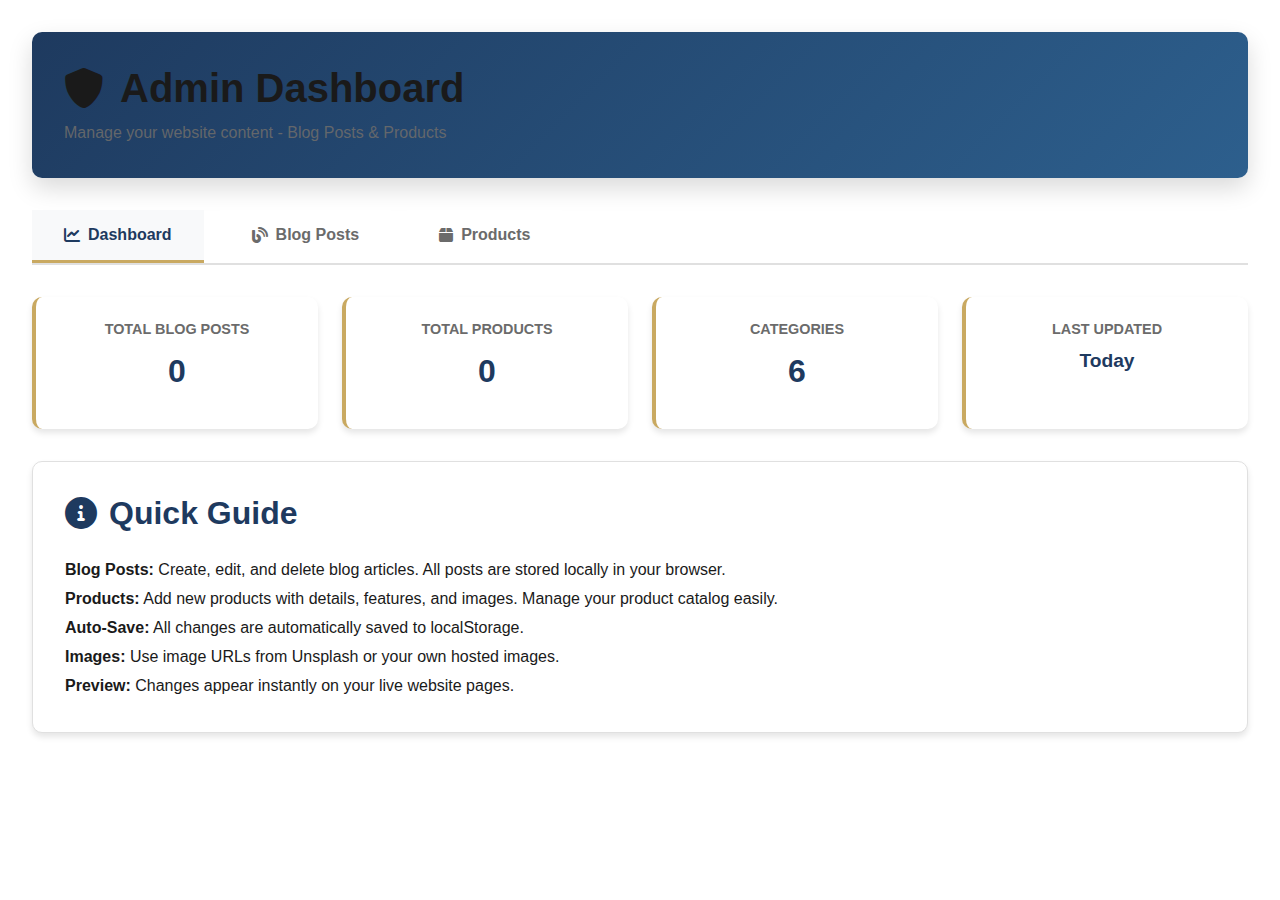
<file: admin.html>
<!DOCTYPE html>
<html lang="en">
<head>
    <meta charset="UTF-8">
    <meta name="viewport" content="width=device-width, initial-scale=1.0">
    <title>Admin Dashboard - GARA Construction</title>
    <link rel="stylesheet" href="css/style.css">
    <link rel="stylesheet" href="https://cdnjs.cloudflare.com/ajax/libs/font-awesome/6.0.0/css/all.min.css">
    <style>
        .admin-container {
            max-width: 1400px;
            margin: 0 auto;
            padding: 2rem;
        }

        .admin-header {
            background: linear-gradient(135deg, var(--primary-color), var(--accent-color));
            color: white;
            padding: 2rem;
            border-radius: 10px;
            margin-bottom: 2rem;
            box-shadow: var(--shadow-lg);
        }

        .admin-header h1 {
            margin: 0;
            display: flex;
            align-items: center;
            gap: 1rem;
        }

        .admin-header p {
            margin: 0.5rem 0 0 0;
            opacity: 0.9;
        }

        .admin-tabs {
            display: flex;
            gap: 1rem;
            margin-bottom: 2rem;
            border-bottom: 2px solid #e0e0e0;
            flex-wrap: wrap;
        }

        .admin-tab {
            padding: 1rem 2rem;
            background: white;
            border: none;
            border-bottom: 3px solid transparent;
            cursor: pointer;
            font-size: 1rem;
            font-weight: 600;
            color: var(--text-light);
            transition: all 0.3s ease;
            display: flex;
            align-items: center;
            gap: 0.5rem;
        }

        .admin-tab:hover {
            color: var(--primary-color);
            background: #f8f9fa;
        }

        .admin-tab.active {
            color: var(--primary-color);
            border-bottom-color: var(--secondary-color);
            background: #f8f9fa;
        }

        .admin-section {
            display: none;
        }

        .admin-section.active {
            display: block;
        }

        .admin-grid {
            display: grid;
            grid-template-columns: 1fr 1fr;
            gap: 2rem;
            margin-bottom: 2rem;
        }

        .admin-card {
            background: white;
            padding: 2rem;
            border-radius: 10px;
            box-shadow: var(--shadow-md);
            border: 1px solid #e0e0e0;
        }

        .admin-card h2 {
            color: var(--primary-color);
            margin-bottom: 1.5rem;
            display: flex;
            align-items: center;
            gap: 0.75rem;
        }

        .form-group {
            margin-bottom: 1.5rem;
        }

        .form-group label {
            display: block;
            margin-bottom: 0.5rem;
            color: var(--text-dark);
            font-weight: 600;
        }

        .form-group input,
        .form-group textarea,
        .form-group select {
            width: 100%;
            padding: 0.75rem;
            border: 2px solid #e0e0e0;
            border-radius: 5px;
            font-size: 1rem;
            transition: border-color 0.3s ease;
        }

        .form-group input:focus,
        .form-group textarea:focus,
        .form-group select:focus {
            outline: none;
            border-color: var(--secondary-color);
        }

        .form-group textarea {
            min-height: 150px;
            resize: vertical;
            font-family: inherit;
        }

        .btn-admin {
            background: var(--secondary-color);
            color: white;
            padding: 0.75rem 1.5rem;
            border: none;
            border-radius: 5px;
            font-size: 1rem;
            font-weight: 600;
            cursor: pointer;
            transition: all 0.3s ease;
            display: inline-flex;
            align-items: center;
            gap: 0.5rem;
        }

        .btn-admin:hover {
            background: #b8935a;
            transform: translateY(-2px);
            box-shadow: 0 4px 15px rgba(201, 169, 97, 0.3);
        }

        .btn-admin.btn-danger {
            background: #dc3545;
        }

        .btn-admin.btn-danger:hover {
            background: #c82333;
        }

        .items-list {
            background: white;
            padding: 2rem;
            border-radius: 10px;
            box-shadow: var(--shadow-md);
            border: 1px solid #e0e0e0;
        }

        .items-list h2 {
            color: var(--primary-color);
            margin-bottom: 1.5rem;
        }

        .item-row {
            display: flex;
            justify-content: space-between;
            align-items: center;
            padding: 1rem;
            border-bottom: 1px solid #e0e0e0;
            transition: background 0.3s ease;
        }

        .item-row:hover {
            background: #f8f9fa;
        }

        .item-info {
            flex: 1;
        }

        .item-info h3 {
            color: var(--primary-color);
            margin-bottom: 0.25rem;
            font-size: 1.1rem;
        }

        .item-info p {
            color: var(--text-light);
            font-size: 0.9rem;
            margin: 0;
        }

        .item-actions {
            display: flex;
            gap: 0.5rem;
        }

        .btn-icon {
            background: none;
            border: none;
            color: var(--text-light);
            cursor: pointer;
            padding: 0.5rem;
            font-size: 1.2rem;
            transition: all 0.3s ease;
            border-radius: 5px;
        }

        .btn-icon:hover {
            background: #f8f9fa;
        }

        .btn-icon.edit:hover {
            color: var(--secondary-color);
        }

        .btn-icon.delete:hover {
            color: #dc3545;
        }

        .alert {
            padding: 1rem 1.5rem;
            border-radius: 5px;
            margin-bottom: 1.5rem;
            display: none;
            align-items: center;
            gap: 0.75rem;
        }

        .alert.show {
            display: flex;
        }

        .alert-success {
            background: #d4edda;
            color: #155724;
            border: 1px solid #c3e6cb;
        }

        .alert-error {
            background: #f8d7da;
            color: #721c24;
            border: 1px solid #f5c6cb;
        }

        .stats-grid {
            display: grid;
            grid-template-columns: repeat(auto-fit, minmax(200px, 1fr));
            gap: 1.5rem;
            margin-bottom: 2rem;
        }

        .stat-card {
            background: white;
            padding: 1.5rem;
            border-radius: 10px;
            box-shadow: var(--shadow-md);
            border-left: 4px solid var(--secondary-color);
        }

        .stat-card h3 {
            color: var(--text-light);
            font-size: 0.9rem;
            margin-bottom: 0.5rem;
            text-transform: uppercase;
            font-weight: 600;
        }

        .stat-card .stat-number {
            color: var(--primary-color);
            font-size: 2rem;
            font-weight: 700;
        }

        .feature-input {
            display: flex;
            gap: 0.5rem;
            margin-bottom: 0.5rem;
        }

        .feature-input input {
            flex: 1;
        }

        .btn-small {
            padding: 0.5rem 1rem;
            font-size: 0.9rem;
        }

        @media (max-width: 768px) {
            .admin-grid {
                grid-template-columns: 1fr;
            }

            .admin-tabs {
                overflow-x: auto;
            }

            .item-row {
                flex-direction: column;
                align-items: flex-start;
                gap: 1rem;
            }

            .item-actions {
                width: 100%;
                justify-content: flex-end;
            }
        }
    </style>
</head>
<body>
    <div class="admin-container">
        <div class="admin-header">
            <h1><i class="fas fa-shield-alt"></i> Admin Dashboard</h1>
            <p>Manage your website content - Blog Posts & Products</p>
        </div>

        <div class="alert alert-success" id="successAlert">
            <i class="fas fa-check-circle"></i>
            <span id="successMessage"></span>
        </div>

        <div class="alert alert-error" id="errorAlert">
            <i class="fas fa-exclamation-circle"></i>
            <span id="errorMessage"></span>
        </div>

        <div class="admin-tabs">
            <button class="admin-tab active" onclick="switchTab('dashboard')">
                <i class="fas fa-chart-line"></i> Dashboard
            </button>
            <button class="admin-tab" onclick="switchTab('blog')">
                <i class="fas fa-blog"></i> Blog Posts
            </button>
            <button class="admin-tab" onclick="switchTab('products')">
                <i class="fas fa-box"></i> Products
            </button>
        </div>

        <!-- Dashboard Section -->
        <div id="dashboard" class="admin-section active">
            <div class="stats-grid">
                <div class="stat-card">
                    <h3>Total Blog Posts</h3>
                    <div class="stat-number" id="totalBlogs">0</div>
                </div>
                <div class="stat-card">
                    <h3>Total Products</h3>
                    <div class="stat-number" id="totalProducts">0</div>
                </div>
                <div class="stat-card">
                    <h3>Categories</h3>
                    <div class="stat-number">6</div>
                </div>
                <div class="stat-card">
                    <h3>Last Updated</h3>
                    <div class="stat-number" style="font-size: 1.2rem;" id="lastUpdated">Today</div>
                </div>
            </div>

            <div class="admin-card">
                <h2><i class="fas fa-info-circle"></i> Quick Guide</h2>
                <ul style="color: var(--text-dark); line-height: 1.8;">
                    <li><strong>Blog Posts:</strong> Create, edit, and delete blog articles. All posts are stored locally in your browser.</li>
                    <li><strong>Products:</strong> Add new products with details, features, and images. Manage your product catalog easily.</li>
                    <li><strong>Auto-Save:</strong> All changes are automatically saved to localStorage.</li>
                    <li><strong>Images:</strong> Use image URLs from Unsplash or your own hosted images.</li>
                    <li><strong>Preview:</strong> Changes appear instantly on your live website pages.</li>
                </ul>
            </div>
        </div>

        <!-- Blog Section -->
        <div id="blog" class="admin-section">
            <div class="admin-grid">
                <div class="admin-card">
                    <h2><i class="fas fa-plus-circle"></i> Add New Blog Post</h2>
                    <form id="blogForm">
                        <div class="form-group">
                            <label>Title</label>
                            <input type="text" id="blogTitle" required placeholder="Enter blog title...">
                        </div>
                        <div class="form-group">
                            <label>Category</label>
                            <select id="blogCategory" required>
                                <option value="Industry News">Industry News</option>
                                <option value="Best Practices">Best Practices</option>
                                <option value="Product Updates">Product Updates</option>
                                <option value="Case Studies">Case Studies</option>
                                <option value="Technology">Technology</option>
                                <option value="Sustainability">Sustainability</option>
                            </select>
                        </div>
                        <div class="form-group">
                            <label>Excerpt (Short Description)</label>
                            <textarea id="blogExcerpt" required placeholder="Brief summary of the post..."></textarea>
                        </div>
                        <div class="form-group">
                            <label>Content</label>
                            <textarea id="blogContent" required placeholder="Full blog content..."></textarea>
                        </div>
                        <div class="form-group">
                            <label>Featured Image URL</label>
                            <input type="url" id="blogImage" required placeholder="https://example.com/image.jpg">
                        </div>
                        <div class="form-group">
                            <label>Author</label>
                            <input type="text" id="blogAuthor" value="GARA Team" required>
                        </div>
                        <button type="submit" class="btn-admin">
                            <i class="fas fa-save"></i> Publish Blog Post
                        </button>
                    </form>
                </div>

                <div class="items-list">
                    <h2><i class="fas fa-list"></i> All Blog Posts</h2>
                    <div id="blogList"></div>
                </div>
            </div>
        </div>

        <!-- Products Section -->
        <div id="products" class="admin-section">
            <div class="admin-grid">
                <div class="admin-card">
                    <h2><i class="fas fa-plus-circle"></i> Add New Product</h2>
                    <form id="productForm">
                        <div class="form-group">
                            <label>Product Name</label>
                            <input type="text" id="productName" required placeholder="Enter product name...">
                        </div>
                        <div class="form-group">
                            <label>Category</label>
                            <select id="productCategory" required>
                                <option value="flooring">Flooring</option>
                                <option value="wall-cladding">Wall Cladding</option>
                                <option value="ceiling">Ceiling Systems</option>
                                <option value="sanitary">Sanitary</option>
                                <option value="paints">Paints</option>
                                <option value="decorative">Decorative</option>
                            </select>
                        </div>
                        <div class="form-group">
                            <label>Description</label>
                            <textarea id="productDescription" required placeholder="Product description..."></textarea>
                        </div>
                        <div class="form-group">
                            <label>Features (one per line)</label>
                            <textarea id="productFeatures" required placeholder="Feature 1&#10;Feature 2&#10;Feature 3"></textarea>
                        </div>
                        <div class="form-group">
                            <label>Image URL</label>
                            <input type="url" id="productImage" required placeholder="https://example.com/product.jpg">
                        </div>
                        <div class="form-group">
                            <label>Badge (optional)</label>
                            <input type="text" id="productBadge" placeholder="e.g., Popular, Premium, New">
                        </div>
                        <button type="submit" class="btn-admin">
                            <i class="fas fa-save"></i> Add Product
                        </button>
                    </form>
                </div>

                <div class="items-list">
                    <h2><i class="fas fa-list"></i> All Products</h2>
                    <div id="productList"></div>
                </div>
            </div>
        </div>
    </div>

    <script src="js/admin.js"></script>
</body>
</html>
</file>
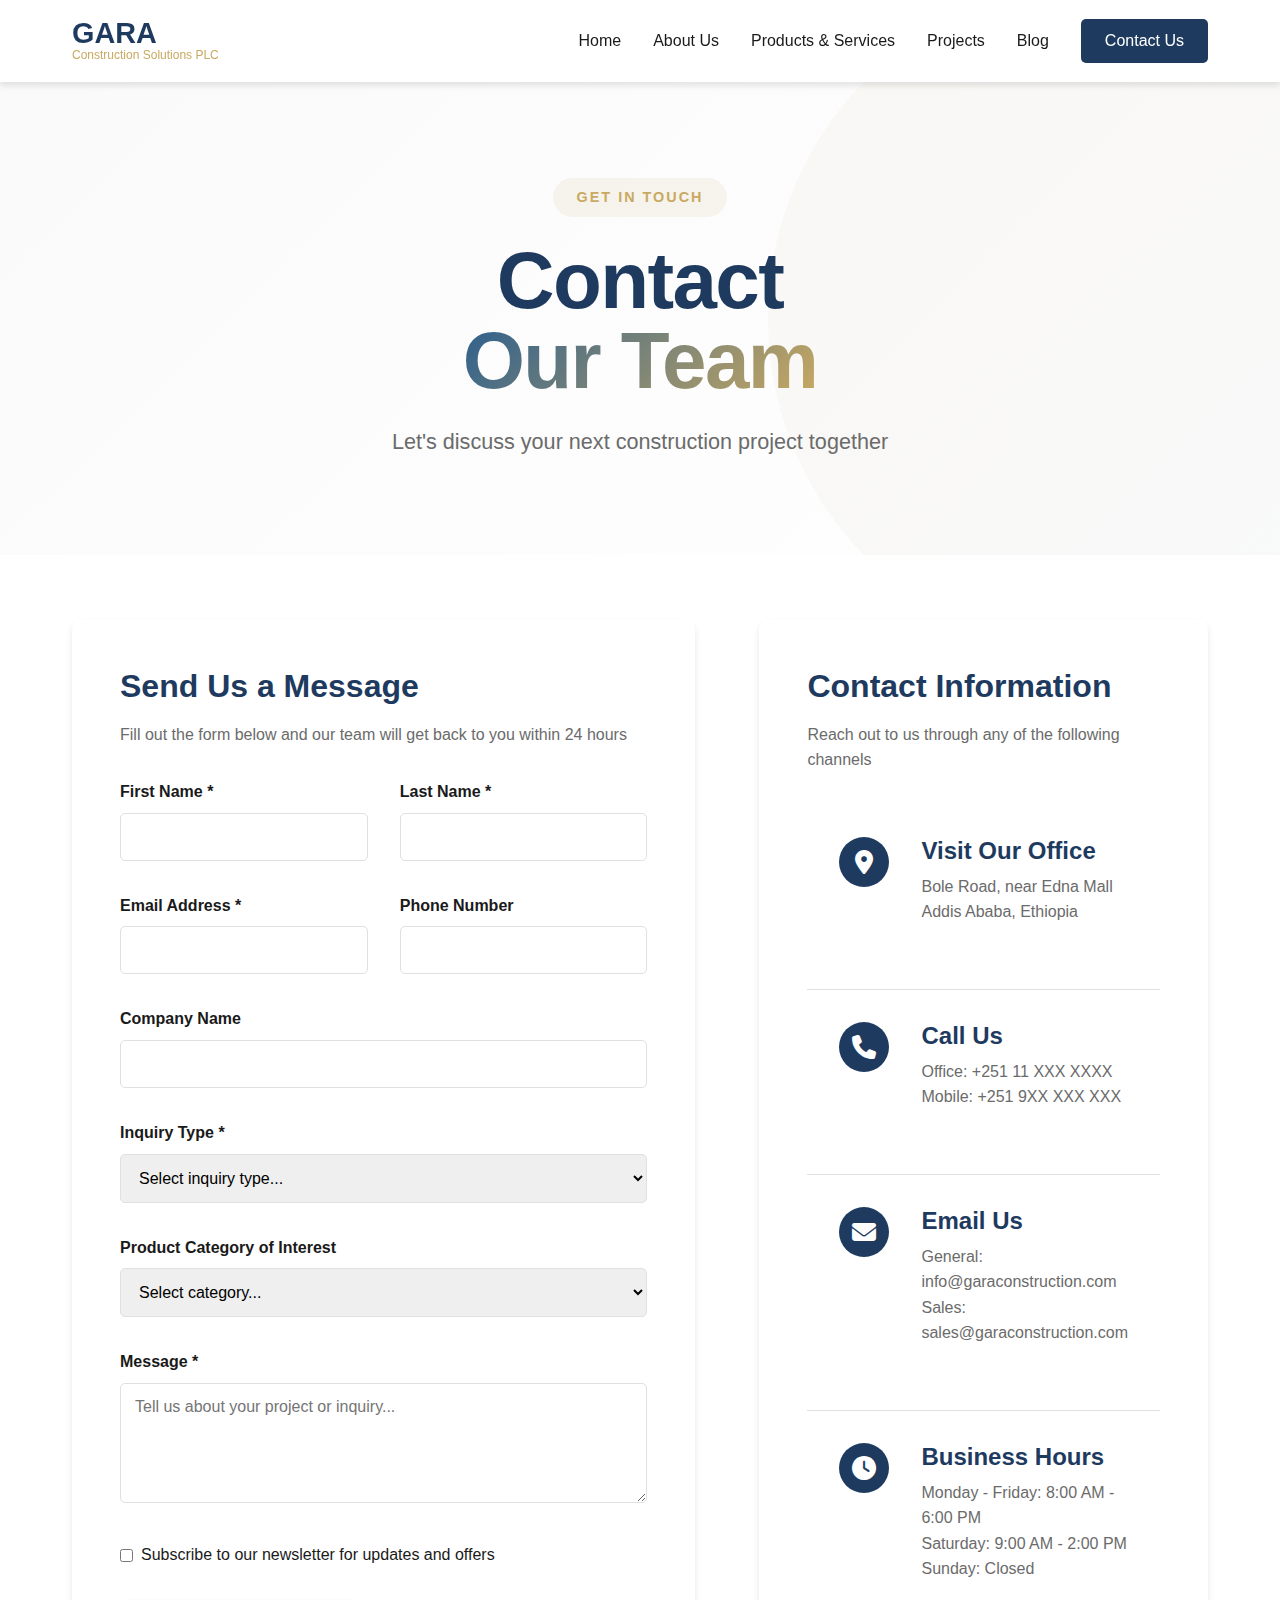
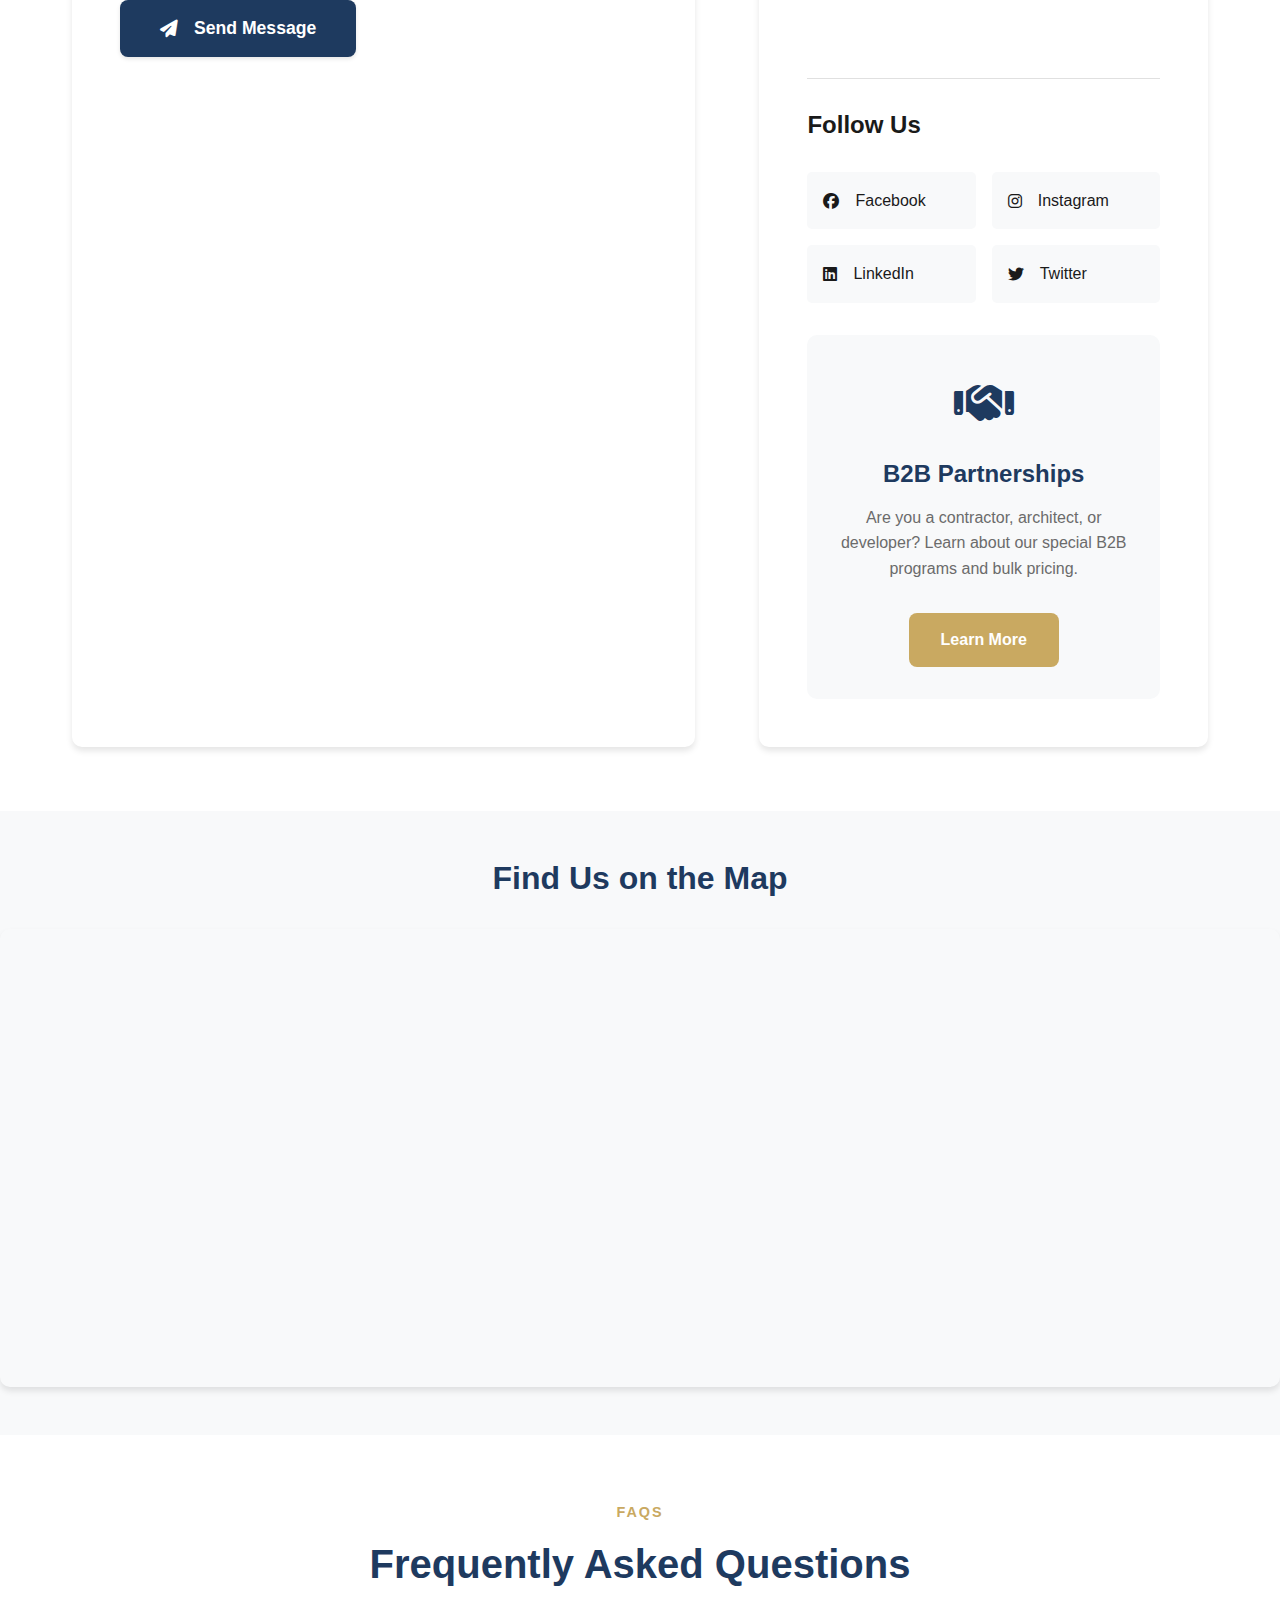
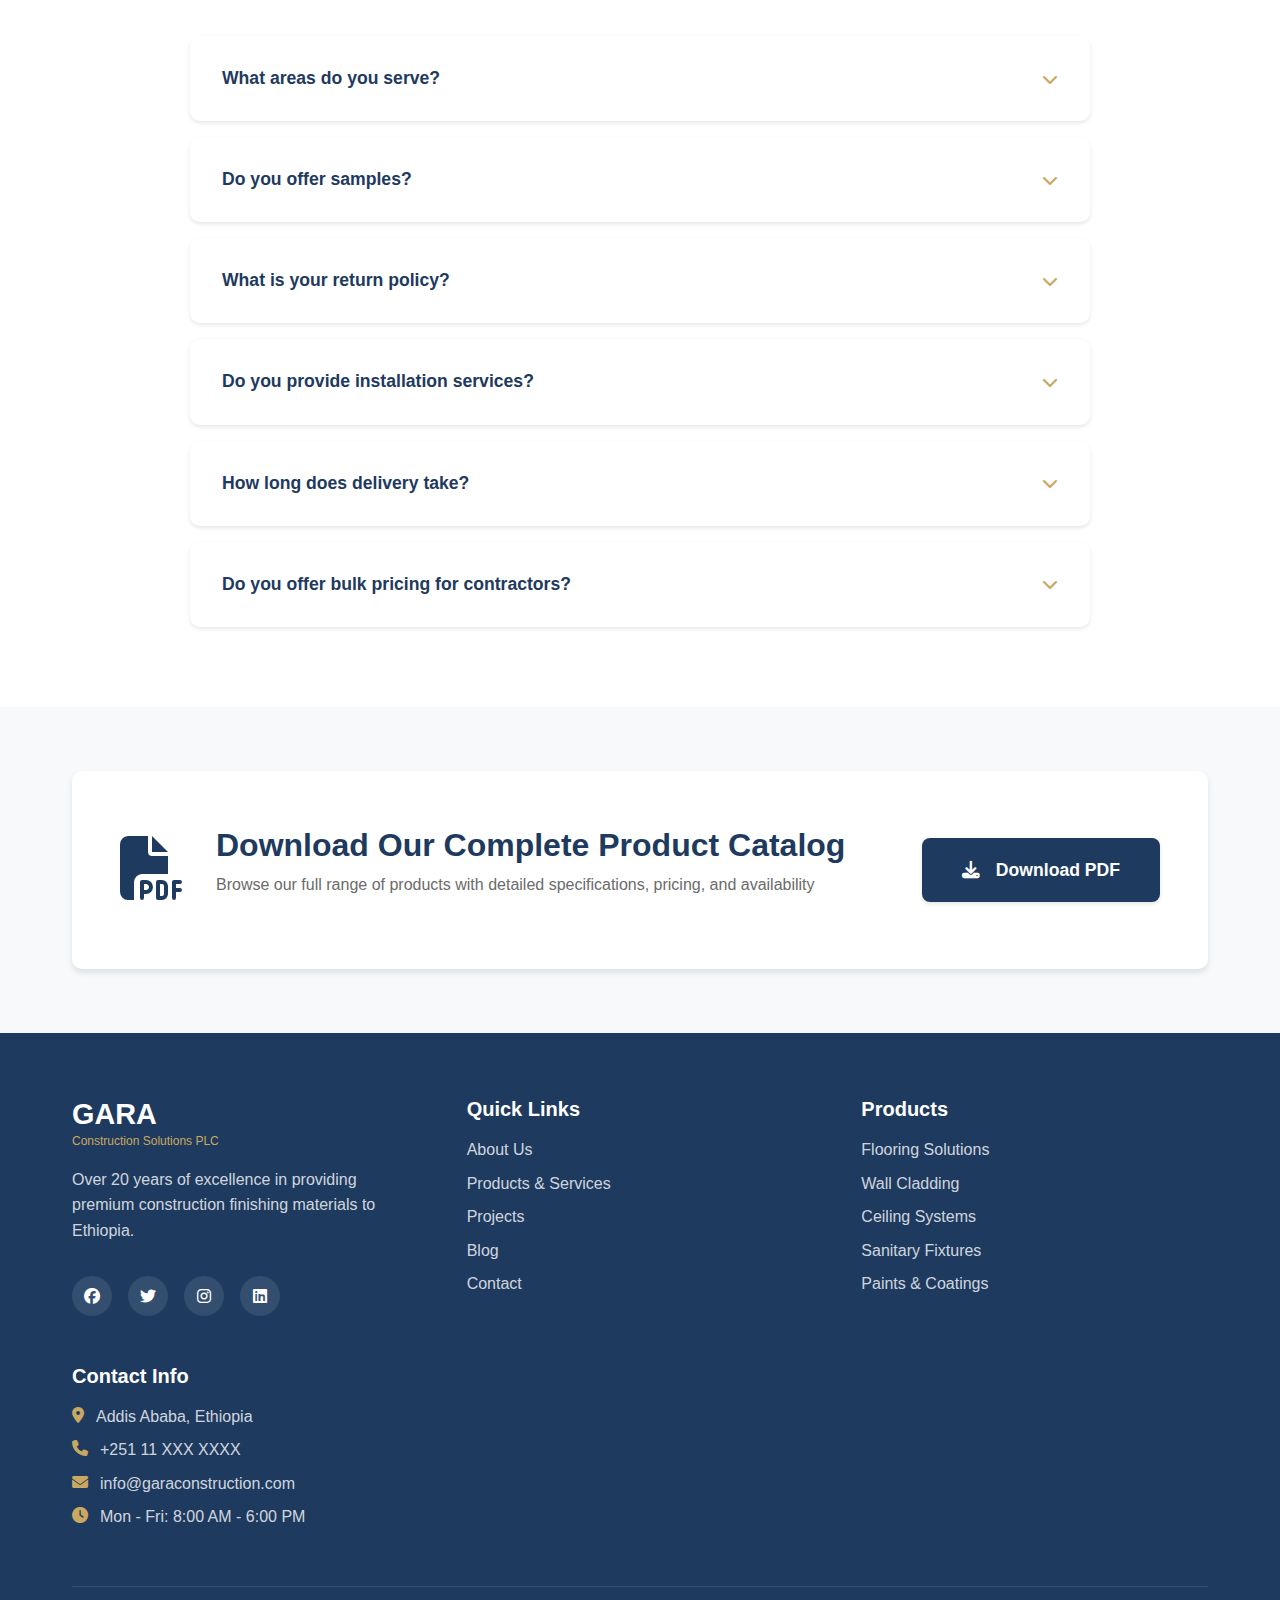
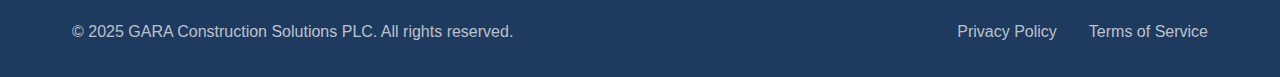
<file: contact.html>
<!DOCTYPE html>
<html lang="en">
<head>
    <meta charset="UTF-8">
    <meta name="viewport" content="width=device-width, initial-scale=1.0">
    <meta name="description" content="Contact GARA Construction Solutions PLC for premium construction finishing materials. Get in touch for quotes and inquiries.">
    <title>Contact Us - GARA Construction Solutions PLC</title>
    <link rel="stylesheet" href="css/style.css">
    <link rel="stylesheet" href="css/mobile-enhancements.css">
    <link rel="stylesheet" href="https://cdnjs.cloudflare.com/ajax/libs/font-awesome/6.4.0/css/all.min.css">
</head>
<body>
    <!-- Navigation -->
    <nav class="navbar">
        <div class="container">
            <div class="nav-wrapper">
                <div class="logo">
                    <h1>GARA</h1>
                    <span>Construction Solutions PLC</span>
                </div>
                <button class="mobile-menu-toggle" aria-label="Toggle menu">
                    <span></span>
                    <span></span>
                    <span></span>
                </button>
                <ul class="nav-menu">
                    <li><a href="index.html">Home</a></li>
                    <li><a href="about.html">About Us</a></li>
                    <li><a href="products.html">Products & Services</a></li>
                    <li><a href="projects.html">Projects</a></li>
                    <li><a href="blog.html">Blog</a></li>
                    <li><a href="contact.html" class="btn-contact active">Contact Us</a></li>
                </ul>
            </div>
        </div>
    </nav>
    
    <!-- Mobile Menu Overlay -->
    <div class="mobile-menu-overlay"></div>

    <!-- Page Header -->
    <section class="page-banner">
        <div class="banner-content">
            <span class="banner-label">Get In Touch</span>
            <h1 class="banner-title">Contact<br><span class="gradient-text">Our Team</span></h1>
            <p class="banner-subtitle">Let's discuss your next construction project together</p>
        </div>
    </section>

    <!-- Contact Section -->
    <section class="contact-section">
        <div class="container">
            <div class="contact-grid">
                <!-- Contact Form -->
                <div class="contact-form-wrapper">
                    <h2>Send Us a Message</h2>
                    <p>Fill out the form below and our team will get back to you within 24 hours</p>
                    
                    <form id="contactForm" class="contact-form">
                        <div class="form-row">
                            <div class="form-group">
                                <label for="firstName">First Name *</label>
                                <input type="text" id="firstName" name="firstName" required>
                            </div>
                            <div class="form-group">
                                <label for="lastName">Last Name *</label>
                                <input type="text" id="lastName" name="lastName" required>
                            </div>
                        </div>

                        <div class="form-row">
                            <div class="form-group">
                                <label for="email">Email Address *</label>
                                <input type="email" id="email" name="email" required>
                            </div>
                            <div class="form-group">
                                <label for="phone">Phone Number</label>
                                <input type="tel" id="phone" name="phone">
                            </div>
                        </div>

                        <div class="form-group">
                            <label for="company">Company Name</label>
                            <input type="text" id="company" name="company">
                        </div>

                        <div class="form-group">
                            <label for="inquiryType">Inquiry Type *</label>
                            <select id="inquiryType" name="inquiryType" required>
                                <option value="">Select inquiry type...</option>
                                <option value="product">Product Information</option>
                                <option value="quote">Request Quote</option>
                                <option value="b2b">B2B Partnership</option>
                                <option value="project">Project Consultation</option>
                                <option value="other">Other</option>
                            </select>
                        </div>

                        <div class="form-group">
                            <label for="productCategory">Product Category of Interest</label>
                            <select id="productCategory" name="productCategory">
                                <option value="">Select category...</option>
                                <option value="flooring">Flooring Solutions</option>
                                <option value="wall-cladding">Wall Cladding</option>
                                <option value="ceiling">Ceiling Systems</option>
                                <option value="sanitary">Sanitary Fixtures</option>
                                <option value="paints">Paints & Coatings</option>
                                <option value="decorative">Decorative Products</option>
                                <option value="multiple">Multiple Categories</option>
                            </select>
                        </div>

                        <div class="form-group">
                            <label for="message">Message *</label>
                            <textarea id="message" name="message" rows="5" required placeholder="Tell us about your project or inquiry..."></textarea>
                        </div>

                        <div class="form-group checkbox-group">
                            <input type="checkbox" id="newsletter" name="newsletter">
                            <label for="newsletter">Subscribe to our newsletter for updates and offers</label>
                        </div>

                        <button type="submit" class="btn btn-primary btn-large">
                            <i class="fas fa-paper-plane"></i> Send Message
                        </button>
                    </form>

                    <div id="formSuccess" class="form-message success" style="display: none;">
                        <i class="fas fa-check-circle"></i>
                        <p>Thank you for contacting us! We'll get back to you shortly.</p>
                    </div>

                    <div id="formError" class="form-message error" style="display: none;">
                        <i class="fas fa-exclamation-circle"></i>
                        <p>Sorry, there was an error sending your message. Please try again.</p>
                    </div>
                </div>

                <!-- Contact Information -->
                <div class="contact-info-wrapper">
                    <h2>Contact Information</h2>
                    <p>Reach out to us through any of the following channels</p>

                    <div class="contact-info-cards">
                        <div class="info-card">
                            <div class="info-icon">
                                <i class="fas fa-map-marker-alt"></i>
                            </div>
                            <div class="info-content">
                                <h3>Visit Our Office</h3>
                                <p>Bole Road, near Edna Mall<br>Addis Ababa, Ethiopia</p>
                            </div>
                        </div>

                        <div class="info-card">
                            <div class="info-icon">
                                <i class="fas fa-phone"></i>
                            </div>
                            <div class="info-content">
                                <h3>Call Us</h3>
                                <p>
                                    Office: +251 11 XXX XXXX<br>
                                    Mobile: +251 9XX XXX XXX
                                </p>
                            </div>
                        </div>

                        <div class="info-card">
                            <div class="info-icon">
                                <i class="fas fa-envelope"></i>
                            </div>
                            <div class="info-content">
                                <h3>Email Us</h3>
                                <p>
                                    General: info@garaconstruction.com<br>
                                    Sales: sales@garaconstruction.com
                                </p>
                            </div>
                        </div>

                        <div class="info-card">
                            <div class="info-icon">
                                <i class="fas fa-clock"></i>
                            </div>
                            <div class="info-content">
                                <h3>Business Hours</h3>
                                <p>
                                    Monday - Friday: 8:00 AM - 6:00 PM<br>
                                    Saturday: 9:00 AM - 2:00 PM<br>
                                    Sunday: Closed
                                </p>
                            </div>
                        </div>
                    </div>

                    <!-- Social Media -->
                    <div class="contact-social">
                        <h3>Follow Us</h3>
                        <div class="social-links-large">
                            <a href="#" aria-label="Facebook">
                                <i class="fab fa-facebook"></i>
                                <span>Facebook</span>
                            </a>
                            <a href="#" aria-label="Instagram">
                                <i class="fab fa-instagram"></i>
                                <span>Instagram</span>
                            </a>
                            <a href="#" aria-label="LinkedIn">
                                <i class="fab fa-linkedin"></i>
                                <span>LinkedIn</span>
                            </a>
                            <a href="#" aria-label="Twitter">
                                <i class="fab fa-twitter"></i>
                                <span>Twitter</span>
                            </a>
                        </div>
                    </div>

                    <!-- B2B Inquiry CTA -->
                    <div class="b2b-cta">
                        <div class="b2b-icon">
                            <i class="fas fa-handshake"></i>
                        </div>
                        <h3>B2B Partnerships</h3>
                        <p>Are you a contractor, architect, or developer? Learn about our special B2B programs and bulk pricing.</p>
                        <a href="#" class="btn btn-secondary">Learn More</a>
                    </div>
                </div>
            </div>
        </div>
    </section>

    <!-- Map Section -->
    <section class="map-section">
        <div class="container">
            <h2>Find Us on the Map</h2>
        </div>
        <div class="map-container">
            <!-- Embedded Google Map -->
            <iframe 
                src="https://www.google.com/maps/embed?pb=!1m18!1m12!1m3!1d3940.5876773493895!2d38.76327631477976!3d9.010072693521!2m3!1f0!2f0!3f0!3m2!1i1024!2i768!4f13.1!3m3!1m2!1s0x164b85cf5e1a8c4f%3A0x6a9d4f58b7f3c0f6!2sAddis%20Ababa%2C%20Ethiopia!5e0!3m2!1sen!2s!4v1635789012345!5m2!1sen!2s" 
                width="100%" 
                height="450" 
                style="border:0;" 
                allowfullscreen="" 
                loading="lazy">
            </iframe>
        </div>
    </section>

    <!-- FAQ Section -->
    <section class="faq-section">
        <div class="container">
            <div class="section-header">
                <span class="section-label">FAQs</span>
                <h2 class="section-title">Frequently Asked Questions</h2>
            </div>
            <div class="faq-grid">
                <div class="faq-item">
                    <div class="faq-question">
                        <h3>What areas do you serve?</h3>
                        <i class="fas fa-chevron-down"></i>
                    </div>
                    <div class="faq-answer">
                        <p>We serve clients throughout Ethiopia, with our main office in Addis Ababa. We can arrange delivery to major cities and project sites across the country.</p>
                    </div>
                </div>

                <div class="faq-item">
                    <div class="faq-question">
                        <h3>Do you offer samples?</h3>
                        <i class="fas fa-chevron-down"></i>
                    </div>
                    <div class="faq-answer">
                        <p>Yes! We provide product samples for most of our materials. Contact us to request samples for your project, and our team will arrange delivery or pickup.</p>
                    </div>
                </div>

                <div class="faq-item">
                    <div class="faq-question">
                        <h3>What is your return policy?</h3>
                        <i class="fas fa-chevron-down"></i>
                    </div>
                    <div class="faq-answer">
                        <p>We accept returns of unopened, undamaged products within 30 days of purchase with the original receipt. Custom orders and cut materials are non-returnable.</p>
                    </div>
                </div>

                <div class="faq-item">
                    <div class="faq-question">
                        <h3>Do you provide installation services?</h3>
                        <i class="fas fa-chevron-down"></i>
                    </div>
                    <div class="faq-answer">
                        <p>While we focus on supplying materials, we can recommend experienced, trusted installation contractors from our network of partners.</p>
                    </div>
                </div>

                <div class="faq-item">
                    <div class="faq-question">
                        <h3>How long does delivery take?</h3>
                        <i class="fas fa-chevron-down"></i>
                    </div>
                    <div class="faq-answer">
                        <p>Delivery times vary depending on product availability and location. In-stock items within Addis Ababa typically deliver within 2-3 business days. Custom orders may take 2-6 weeks.</p>
                    </div>
                </div>

                <div class="faq-item">
                    <div class="faq-question">
                        <h3>Do you offer bulk pricing for contractors?</h3>
                        <i class="fas fa-chevron-down"></i>
                    </div>
                    <div class="faq-answer">
                        <p>Yes, we have special pricing programs for contractors, developers, and architects. Contact our B2B sales team to discuss volume pricing and partnership opportunities.</p>
                    </div>
                </div>
            </div>
        </div>
    </section>

    <!-- Download Catalog CTA -->
    <section class="download-cta">
        <div class="container">
            <div class="download-content">
                <div class="download-icon">
                    <i class="fas fa-file-pdf"></i>
                </div>
                <div class="download-text">
                    <h2>Download Our Complete Product Catalog</h2>
                    <p>Browse our full range of products with detailed specifications, pricing, and availability</p>
                </div>
                <a href="#" class="btn btn-primary btn-large">
                    <i class="fas fa-download"></i> Download PDF
                </a>
            </div>
        </div>
    </section>

    <!-- Footer -->
    <footer class="footer">
        <div class="container">
            <div class="footer-grid">
                <div class="footer-col">
                    <div class="footer-logo">
                        <h3>GARA</h3>
                        <span>Construction Solutions PLC</span>
                    </div>
                    <p>Over 20 years of excellence in providing premium construction finishing materials to Ethiopia.</p>
                    <div class="social-links">
                        <a href="#" aria-label="Facebook"><i class="fab fa-facebook"></i></a>
                        <a href="#" aria-label="Twitter"><i class="fab fa-twitter"></i></a>
                        <a href="#" aria-label="Instagram"><i class="fab fa-instagram"></i></a>
                        <a href="#" aria-label="LinkedIn"><i class="fab fa-linkedin"></i></a>
                    </div>
                </div>
                <div class="footer-col">
                    <h4>Quick Links</h4>
                    <ul>
                        <li><a href="about.html">About Us</a></li>
                        <li><a href="products.html">Products & Services</a></li>
                        <li><a href="projects.html">Projects</a></li>
                        <li><a href="blog.html">Blog</a></li>
                        <li><a href="contact.html">Contact</a></li>
                    </ul>
                </div>
                <div class="footer-col">
                    <h4>Products</h4>
                    <ul>
                        <li><a href="products.html#flooring">Flooring Solutions</a></li>
                        <li><a href="products.html#wall-cladding">Wall Cladding</a></li>
                        <li><a href="products.html#ceiling">Ceiling Systems</a></li>
                        <li><a href="products.html#sanitary">Sanitary Fixtures</a></li>
                        <li><a href="products.html#paints">Paints & Coatings</a></li>
                    </ul>
                </div>
                <div class="footer-col">
                    <h4>Contact Info</h4>
                    <ul class="contact-info">
                        <li><i class="fas fa-map-marker-alt"></i> Addis Ababa, Ethiopia</li>
                        <li><i class="fas fa-phone"></i> +251 11 XXX XXXX</li>
                        <li><i class="fas fa-envelope"></i> info@garaconstruction.com</li>
                        <li><i class="fas fa-clock"></i> Mon - Fri: 8:00 AM - 6:00 PM</li>
                    </ul>
                </div>
            </div>
            <div class="footer-bottom">
                <p>&copy; 2025 GARA Construction Solutions PLC. All rights reserved.</p>
                <div class="footer-links">
                    <a href="#">Privacy Policy</a>
                    <a href="#">Terms of Service</a>
                </div>
            </div>
        </div>
    </footer>

    <script src="js/main.js"></script>
</body>
</html>
</file>
<file: css/style.css>
/* ================================
   GARA Construction Solutions PLC
   Modern & Professional CSS
   ================================ */

/* ======== CSS VARIABLES ======== */
:root {
    /* Colors */
    --primary-color: #1e3a5f;
    --secondary-color: #c9a961;
    --accent-color: #2d5f8d;
    --text-dark: #1a1a1a;
    --text-light: #6b6b6b;
    --background-light: #f8f9fa;
    --background-white: #ffffff;
    --border-color: #e0e0e0;
    --success-color: #28a745;
    --error-color: #dc3545;
    
    /* Typography */
    --font-primary: 'Segoe UI', Tahoma, Geneva, Verdana, sans-serif;
    --font-heading: 'Arial', sans-serif;
    
    /* Spacing */
    --spacing-xs: 0.5rem;
    --spacing-sm: 1rem;
    --spacing-md: 2rem;
    --spacing-lg: 3rem;
    --spacing-xl: 4rem;
    
    /* Transitions */
    --transition-fast: 0.2s ease;
    --transition-normal: 0.3s ease;
    --transition-slow: 0.5s ease;
    
    /* Shadows */
    --shadow-sm: 0 2px 4px rgba(0,0,0,0.1);
    --shadow-md: 0 4px 6px rgba(0,0,0,0.1);
    --shadow-lg: 0 10px 25px rgba(0,0,0,0.15);
    --shadow-xl: 0 20px 40px rgba(0,0,0,0.2);
}

/* ======== RESET & BASE STYLES ======== */
* {
    margin: 0;
    padding: 0;
    box-sizing: border-box;
}

html {
    scroll-behavior: smooth;
    font-size: 16px;
}

body {
    font-family: var(--font-primary);
    color: var(--text-dark);
    line-height: 1.6;
    overflow-x: hidden;
}

img {
    max-width: 100%;
    height: auto;
    display: block;
}

a {
    text-decoration: none;
    color: inherit;
    transition: var(--transition-fast);
}

ul {
    list-style: none;
}

button {
    font-family: inherit;
    cursor: pointer;
    border: none;
    background: none;
}

/* ======== TYPOGRAPHY ======== */
h1, h2, h3, h4, h5, h6 {
    font-family: var(--font-heading);
    font-weight: 700;
    line-height: 1.2;
    color: var(--text-dark);
}

h1 { font-size: clamp(2rem, 5vw, 2.5rem); }
h2 { font-size: clamp(1.75rem, 4vw, 2rem); }
h3 { font-size: clamp(1.35rem, 3vw, 1.5rem); }
h4 { font-size: clamp(1.15rem, 2.5vw, 1.25rem); }
h5 { font-size: 1.1rem; }
h6 { font-size: 1rem; }

p {
    margin-bottom: 1rem;
    color: var(--text-light);
}

/* ======== UTILITY CLASSES ======== */
.container {
    max-width: 1200px;
    margin: 0 auto;
    padding: 0 clamp(1rem, 4vw, 2rem);
    width: 100%;
}

.text-center {
    text-align: center;
}

.section-label {
    display: inline-block;
    color: var(--secondary-color);
    font-size: 0.9rem;
    font-weight: 600;
    text-transform: uppercase;
    letter-spacing: 2px;
    margin-bottom: var(--spacing-sm);
}

.section-title {
    font-size: 2.5rem;
    margin-bottom: var(--spacing-sm);
    color: var(--primary-color);
}

.section-description {
    font-size: 1.1rem;
    color: var(--text-light);
    max-width: 700px;
    margin: 0 auto var(--spacing-md);
}

.section-header {
    text-align: center;
    margin-bottom: var(--spacing-lg);
}

/* ======== BUTTONS ======== */
.btn {
    display: inline-block;
    padding: clamp(0.75rem, 2vw, 0.875rem) clamp(1.5rem, 4vw, 2rem);
    font-size: clamp(0.95rem, 2vw, 1rem);
    font-weight: 600;
    text-align: center;
    border-radius: 8px;
    transition: var(--transition-normal);
    cursor: pointer;
    min-height: 44px;
    display: inline-flex;
    align-items: center;
    justify-content: center;
    gap: 0.5rem;
}

.btn-primary {
    background: var(--primary-color);
    color: white;
    box-shadow: var(--shadow-sm);
}

.btn-primary:hover {
    background: var(--accent-color);
    transform: translateY(-2px);
    box-shadow: var(--shadow-md);
}

.btn-secondary {
    background: var(--secondary-color);
    color: white;
}

.btn-secondary:hover {
    background: #b89850;
    transform: translateY(-2px);
}

.btn-light {
    background: white;
    color: var(--primary-color);
    border: 2px solid white;
}

.btn-light:hover {
    background: transparent;
    color: white;
}

.btn-large {
    padding: 1.125rem 2.5rem;
    font-size: 1.1rem;
}

.btn i {
    margin-right: 0.5rem;
}

/* ======== NAVIGATION ======== */
.navbar {
    background: white;
    box-shadow: var(--shadow-md);
    position: sticky;
    top: 0;
    z-index: 1000;
    transition: var(--transition-normal);
}

.nav-wrapper {
    display: flex;
    justify-content: space-between;
    align-items: center;
    padding: 1rem 0;
}

.logo h1 {
    font-size: 1.8rem;
    color: var(--primary-color);
    margin: 0;
}

.logo span {
    font-size: 0.75rem;
    color: var(--secondary-color);
    display: block;
    margin-top: -5px;
}

.nav-menu {
    display: flex;
    gap: clamp(1rem, 3vw, 2rem);
    align-items: center;
    flex-wrap: wrap;
}

.nav-menu a {
    font-weight: 500;
    color: var(--text-dark);
    position: relative;
    padding: 0.75rem 0;
    font-size: clamp(0.9rem, 2vw, 1rem);
    min-height: 44px;
    display: flex;
    align-items: center;
}

.nav-menu a::after {
    content: '';
    position: absolute;
    bottom: 0;
    left: 0;
    width: 0;
    height: 2px;
    background: var(--secondary-color);
    transition: var(--transition-normal);
}

.nav-menu a:hover::after,
.nav-menu a.active::after {
    width: 100%;
}

.btn-contact {
    background: var(--primary-color);
    color: white !important;
    padding: 0.5rem 1.5rem !important;
    border-radius: 5px;
}

.btn-contact:hover {
    background: var(--accent-color);
}

.btn-contact::after {
    display: none;
}

.mobile-menu-toggle {
    display: none;
    flex-direction: column;
    gap: 5px;
    cursor: pointer;
}

.mobile-menu-toggle span {
    width: 25px;
    height: 3px;
    background: var(--primary-color);
    transition: var(--transition-normal);
}

/* ======== HERO SECTION ======== */
/* Modern Hero Section */
.hero-modern {
    min-height: 100vh;
    display: grid;
    grid-template-columns: 1.2fr 1fr;
    align-items: center;
    gap: 4rem;
    padding: 8rem 5%;
    background: linear-gradient(135deg, #fafbfc 0%, #f8f9fa 100%);
    position: relative;
    overflow: hidden;
}

.hero-modern::before {
    content: '';
    position: absolute;
    top: -50%;
    right: -10%;
    width: 60%;
    height: 150%;
    background: linear-gradient(135deg, rgba(201, 169, 97, 0.05), rgba(30, 58, 95, 0.03));
    border-radius: 50%;
    z-index: 0;
}

.hero-modern-content {
    position: relative;
    z-index: 2;
}

.hero-badge {
    display: inline-flex;
    align-items: center;
    padding: 0.6rem 1.2rem;
    background: rgba(201, 169, 97, 0.1);
    border: 1px solid rgba(201, 169, 97, 0.3);
    border-radius: 50px;
    font-size: 0.9rem;
    font-weight: 500;
    color: var(--primary-color);
    margin-bottom: 2rem;
    animation: fadeSlideDown 0.8s ease-out;
}

.hero-modern-title {
    font-size: 4.5rem;
    font-weight: 800;
    line-height: 1.1;
    color: var(--primary-color);
    margin-bottom: 1.5rem;
    letter-spacing: -0.02em;
    animation: fadeSlideUp 0.8s ease-out 0.2s both;
}

.gradient-text {
    background: linear-gradient(135deg, var(--accent-color), var(--secondary-color));
    -webkit-background-clip: text;
    -webkit-text-fill-color: transparent;
    background-clip: text;
    display: inline-block;
}

.hero-modern-subtitle {
    font-size: 1.25rem;
    line-height: 1.7;
    color: var(--text-light);
    margin-bottom: 2.5rem;
    max-width: 600px;
    animation: fadeSlideUp 0.8s ease-out 0.4s both;
}

.desktop-break {
    display: none;
}

.hero-modern-buttons {
    display: flex;
    gap: 1rem;
    margin-bottom: 3rem;
    flex-wrap: wrap;
    animation: fadeSlideUp 0.8s ease-out 0.6s both;
}

.btn-modern {
    padding: 1rem 2rem;
    border-radius: 50px;
    font-size: 1rem;
    font-weight: 600;
    text-decoration: none;
    display: inline-flex;
    align-items: center;
    gap: 0.75rem;
    transition: all 0.3s ease;
    border: 2px solid transparent;
}

.btn-modern-primary {
    background: var(--primary-color);
    color: white;
    box-shadow: 0 4px 20px rgba(30, 58, 95, 0.2);
}

.btn-modern-primary:hover {
    background: var(--accent-color);
    box-shadow: 0 6px 30px rgba(30, 58, 95, 0.3);
    transform: translateY(-2px);
}

.btn-modern-primary i {
    transition: transform 0.3s ease;
}

.btn-modern-primary:hover i {
    transform: translateX(5px);
}

.btn-modern-secondary {
    background: white;
    color: var(--primary-color);
    border-color: #e0e0e0;
    box-shadow: 0 4px 15px rgba(0, 0, 0, 0.05);
}

.btn-modern-secondary:hover {
    border-color: var(--secondary-color);
    box-shadow: 0 6px 25px rgba(201, 169, 97, 0.2);
    transform: translateY(-2px);
}

.hero-stats-minimal {
    display: flex;
    align-items: center;
    gap: 2rem;
    padding-top: 2rem;
    border-top: 1px solid #e0e0e0;
    animation: fadeIn 0.8s ease-out 0.8s both;
}

.hero-stat-item {
    display: flex;
    flex-direction: column;
    gap: 0.25rem;
}

.hero-stat-item strong {
    font-size: 1.5rem;
    font-weight: 700;
    color: var(--primary-color);
}

.hero-stat-item span {
    font-size: 0.85rem;
    color: var(--text-light);
    font-weight: 500;
}

.hero-stat-divider {
    width: 1px;
    height: 40px;
    background: #e0e0e0;
}

.hero-modern-image {
    position: relative;
    z-index: 2;
    animation: fadeSlideLeft 1s ease-out 0.4s both;
}

.hero-image-card {
    position: relative;
    border-radius: 20px;
    overflow: hidden;
    box-shadow: 0 20px 60px rgba(0, 0, 0, 0.15);
}

.hero-image-card img {
    width: 100%;
    height: auto;
    display: block;
    object-fit: cover;
}

.hero-image-overlay {
    position: absolute;
    bottom: 0;
    left: 0;
    right: 0;
    padding: 2rem;
    background: linear-gradient(to top, rgba(0, 0, 0, 0.7), transparent);
}

.quality-badge {
    display: inline-flex;
    align-items: center;
    gap: 0.75rem;
    padding: 0.75rem 1.5rem;
    background: rgba(255, 255, 255, 0.95);
    border-radius: 50px;
    font-weight: 600;
    color: var(--primary-color);
    font-size: 0.95rem;
}

.quality-badge i {
    color: var(--secondary-color);
    font-size: 1.2rem;
}

.floating-card {
    position: absolute;
    padding: 1rem 1.5rem;
    background: white;
    border-radius: 15px;
    box-shadow: 0 10px 30px rgba(0, 0, 0, 0.1);
    display: flex;
    align-items: center;
    gap: 0.75rem;
    font-weight: 600;
    color: var(--primary-color);
    font-size: 0.9rem;
    animation: float 3s ease-in-out infinite;
}

.floating-card i {
    color: var(--secondary-color);
    font-size: 1.2rem;
}

.floating-card-1 {
    top: 10%;
    right: -5%;
    animation-delay: 0s;
}

.floating-card-2 {
    bottom: 15%;
    left: -5%;
    animation-delay: 1.5s;
}

@keyframes float {
    0%, 100% { transform: translateY(0); }
    50% { transform: translateY(-15px); }
}

@keyframes fadeSlideUp {
    from {
        opacity: 0;
        transform: translateY(30px);
    }
    to {
        opacity: 1;
        transform: translateY(0);
    }
}

@keyframes fadeSlideDown {
    from {
        opacity: 0;
        transform: translateY(-20px);
    }
    to {
        opacity: 1;
        transform: translateY(0);
    }
}

@keyframes fadeSlideLeft {
    from {
        opacity: 0;
        transform: translateX(50px);
    }
    to {
        opacity: 1;
        transform: translateX(0);
    }
}

.hero {
    height: 90vh;
    background: linear-gradient(135deg, var(--primary-color) 0%, var(--accent-color) 100%);
    background-image: url('../images/hero-bg.jpg');
    background-size: cover;
    background-position: center;
    background-blend-mode: overlay;
    display: flex;
    align-items: center;
    justify-content: center;
    text-align: center;
    position: relative;
    color: white;
}

.hero-overlay {
    position: absolute;
    top: 0;
    left: 0;
    width: 100%;
    height: 100%;
    background: rgba(30, 58, 95, 0.7);
}

.hero-content {
    position: relative;
    z-index: 2;
    max-width: 900px;
    padding: 0 var(--spacing-md);
}

.hero-title {
    font-size: 3.5rem;
    margin-bottom: var(--spacing-md);
    color: white;
    text-shadow: 2px 2px 4px rgba(0,0,0,0.3);
}

.hero-subtitle {
    font-size: 1.5rem;
    margin-bottom: var(--spacing-lg);
    color: rgba(255,255,255,0.9);
}

.hero-buttons {
    display: flex;
    gap: var(--spacing-sm);
    justify-content: center;
    flex-wrap: wrap;
}

.scroll-indicator {
    position: absolute;
    bottom: 30px;
    left: 50%;
    transform: translateX(-50%);
    animation: bounce 2s infinite;
    color: white;
    font-size: 1.5rem;
}

@keyframes bounce {
    0%, 20%, 50%, 80%, 100% { transform: translateX(-50%) translateY(0); }
    40% { transform: translateX(-50%) translateY(-10px); }
    60% { transform: translateX(-50%) translateY(-5px); }
}

/* Animations */
.animate-fade-in {
    animation: fadeIn 1s ease-out;
}

.animate-fade-in-delay {
    animation: fadeIn 1s ease-out 0.3s both;
}

.animate-fade-in-delay-2 {
    animation: fadeIn 1s ease-out 0.6s both;
}

@keyframes fadeIn {
    from {
        opacity: 0;
        transform: translateY(20px);
    }
    to {
        opacity: 1;
        transform: translateY(0);
    }
}

/* ======== STATS SECTION ======== */
.stats-section {
    background: var(--primary-color);
    padding: var(--spacing-xl) 0;
    color: white;
}

.stats-grid {
    display: grid;
    grid-template-columns: repeat(auto-fit, minmax(250px, 1fr));
    gap: var(--spacing-lg);
}

.stat-card {
    text-align: center;
}

.stat-icon {
    font-size: 3rem;
    color: var(--secondary-color);
    margin-bottom: var(--spacing-sm);
}

.stat-number {
    font-size: 3rem;
    font-weight: 700;
    color: white;
    margin-bottom: 0.5rem;
}

.stat-label {
    font-size: 1.1rem;
    color: rgba(255,255,255,0.9);
}

/* ======== ABOUT SECTION ======== */
.about-preview {
    padding: var(--spacing-xl) 0;
    background: var(--background-white);
}

.about-grid {
    display: grid;
    grid-template-columns: 1fr 1fr;
    gap: var(--spacing-xl);
    align-items: center;
}

.about-image {
    position: relative;
    border-radius: 10px;
    overflow: hidden;
    box-shadow: var(--shadow-lg);
}

.about-image img {
    width: 100%;
    height: 600px;
    object-fit: cover;
}

.experience-badge {
    position: absolute;
    bottom: 30px;
    right: 30px;
    background: var(--secondary-color);
    color: white;
    padding: 2rem;
    border-radius: 10px;
    text-align: center;
    box-shadow: var(--shadow-xl);
}

.badge-number {
    display: block;
    font-size: 3rem;
    font-weight: 700;
}

.badge-text {
    display: block;
    font-size: 1rem;
}

.about-content {
    padding: var(--spacing-md);
}

.feature-list {
    margin: var(--spacing-md) 0;
}

.feature-list li {
    padding: 0.75rem 0;
    display: flex;
    align-items: center;
    font-size: 1.1rem;
}

.feature-list i {
    color: var(--secondary-color);
    margin-right: var(--spacing-sm);
    font-size: 1.3rem;
}

/* ======== PRODUCTS SECTION ======== */
.products-preview {
    padding: var(--spacing-xl) 0;
    background: var(--background-light);
}

.products-grid {
    display: grid;
    grid-template-columns: repeat(auto-fill, minmax(320px, 1fr));
    gap: 2rem;
    margin-bottom: var(--spacing-lg);
}

.product-card {
    background: white;
    padding: var(--spacing-lg);
    border-radius: 15px;
    text-align: center;
    transition: all 0.4s cubic-bezier(0.4, 0, 0.2, 1);
    box-shadow: var(--shadow-sm);
    position: relative;
    overflow: hidden;
    border: 2px solid transparent;
}

.product-card::before {
    content: '';
    position: absolute;
    top: 0;
    left: 0;
    width: 100%;
    height: 4px;
    background: linear-gradient(90deg, var(--primary-color), var(--secondary-color), var(--accent-color));
    transform: scaleX(0);
    transition: transform 0.4s ease;
}

.product-card:hover {
    transform: translateY(-15px) scale(1.02);
    box-shadow: 0 20px 40px rgba(30, 58, 95, 0.15);
    border-color: var(--secondary-color);
}

.product-card:hover::before {
    transform: scaleX(1);
}

.product-icon {
    width: 90px;
    height: 90px;
    background: linear-gradient(135deg, var(--primary-color), var(--accent-color));
    color: white;
    font-size: 2.8rem;
    display: flex;
    align-items: center;
    justify-content: center;
    border-radius: 20px;
    margin: 0 auto var(--spacing-md);
    transition: all 0.4s ease;
    position: relative;
    box-shadow: 0 8px 20px rgba(30, 58, 95, 0.2);
}

.product-card:hover .product-icon {
    transform: rotateY(360deg) scale(1.1);
    background: linear-gradient(135deg, var(--secondary-color), var(--accent-color));
    box-shadow: 0 12px 30px rgba(201, 169, 97, 0.3);
}

.product-card h3 {
    margin-bottom: var(--spacing-sm);
    color: var(--primary-color);
    font-size: 1.4rem;
    transition: color 0.3s ease;
}

.product-card:hover h3 {
    color: var(--accent-color);
}

.product-card p {
    margin-bottom: var(--spacing-md);
    color: var(--text-light);
    line-height: 1.7;
    min-height: 60px;
}

.product-link {
    color: var(--accent-color);
    font-weight: 600;
    display: inline-flex;
    align-items: center;
    gap: 0.5rem;
    padding: 0.75rem 1.5rem;
    border-radius: 25px;
    background: rgba(45, 95, 141, 0.05);
    transition: all 0.3s ease;
}

.product-link i {
    transition: transform 0.3s ease;
}

.product-card:hover .product-link {
    background: var(--accent-color);
    color: white;
    box-shadow: 0 4px 15px rgba(45, 95, 141, 0.3);
}

.product-card:hover .product-link i {
    transform: translateX(5px);
}

/* ======== PROJECTS SECTION ======== */
.projects-preview {
    padding: var(--spacing-xl) 0;
    background: var(--background-white);
}

.projects-slider {
    display: grid;
    grid-template-columns: repeat(auto-fit, minmax(350px, 1fr));
    gap: var(--spacing-md);
}

.project-slide {
    position: relative;
    border-radius: 10px;
    overflow: hidden;
    height: 400px;
    box-shadow: var(--shadow-md);
}

.project-slide img {
    width: 100%;
    height: 100%;
    object-fit: cover;
    transition: var(--transition-slow);
}

.project-overlay {
    position: absolute;
    top: 0;
    left: 0;
    width: 100%;
    height: 100%;
    background: linear-gradient(to top, rgba(30, 58, 95, 0.9), transparent);
    display: flex;
    flex-direction: column;
    justify-content: flex-end;
    padding: var(--spacing-md);
    color: white;
    opacity: 0;
    transition: var(--transition-normal);
}

.project-slide:hover .project-overlay {
    opacity: 1;
}

.project-slide:hover img {
    transform: scale(1.1);
}

.project-overlay h3 {
    color: white;
    margin-bottom: 0.5rem;
}

.project-overlay p {
    color: rgba(255,255,255,0.9);
    margin-bottom: var(--spacing-sm);
}

/* ======== TESTIMONIALS SECTION ======== */
.testimonials {
    padding: var(--spacing-xl) 0;
    background: var(--background-light);
}

.testimonials-carousel {
    display: grid;
    grid-template-columns: repeat(auto-fit, minmax(300px, 1fr));
    gap: var(--spacing-md);
}

.testimonial-card {
    background: white;
    padding: var(--spacing-lg);
    border-radius: 10px;
    box-shadow: var(--shadow-md);
}

.testimonial-rating {
    color: var(--secondary-color);
    margin-bottom: var(--spacing-sm);
    font-size: 1.2rem;
}

.testimonial-text {
    font-style: italic;
    color: var(--text-light);
    margin-bottom: var(--spacing-md);
    font-size: 1.05rem;
}

.testimonial-author h4 {
    color: var(--primary-color);
    margin-bottom: 0.25rem;
}

.testimonial-author span {
    color: var(--text-light);
    font-size: 0.9rem;
}

/* ======== BLOG PREVIEW SECTION ======== */
.blog-preview {
    padding: var(--spacing-xl) 0;
    background: var(--background-white);
}

.blog-grid {
    display: grid;
    grid-template-columns: repeat(auto-fit, minmax(320px, 1fr));
    gap: var(--spacing-md);
}

.blog-card {
    background: white;
    border-radius: 10px;
    overflow: hidden;
    box-shadow: var(--shadow-md);
    transition: var(--transition-normal);
}

.blog-card:hover {
    transform: translateY(-5px);
    box-shadow: var(--shadow-lg);
}

.blog-image {
    position: relative;
    height: 250px;
    overflow: hidden;
}

.blog-image img {
    width: 100%;
    height: 100%;
    object-fit: cover;
    transition: var(--transition-slow);
}

.blog-card:hover .blog-image img {
    transform: scale(1.1);
}

.blog-category {
    position: absolute;
    top: 15px;
    left: 15px;
    background: var(--secondary-color);
    color: white;
    padding: 0.5rem 1rem;
    border-radius: 5px;
    font-size: 0.85rem;
    font-weight: 600;
}

.blog-content {
    padding: var(--spacing-md);
}

.blog-date {
    color: var(--text-light);
    font-size: 0.9rem;
    margin-bottom: 0.5rem;
    display: block;
}

.blog-date i {
    margin-right: 0.5rem;
}

.blog-content h3 {
    margin-bottom: var(--spacing-sm);
    color: var(--primary-color);
}

.blog-link {
    color: var(--accent-color);
    font-weight: 600;
    display: inline-flex;
    align-items: center;
    gap: 0.5rem;
    margin-top: var(--spacing-sm);
}

.blog-link:hover {
    color: var(--secondary-color);
}

/* ======== CTA SECTION ======== */
.cta-section {
    padding: var(--spacing-xl) 0;
    background: linear-gradient(135deg, var(--primary-color), var(--accent-color));
    color: white;
    text-align: center;
}

.cta-content h2 {
    color: white;
    font-size: 2.5rem;
    margin-bottom: var(--spacing-sm);
}

.cta-content p {
    font-size: 1.2rem;
    color: rgba(255,255,255,0.9);
    margin-bottom: var(--spacing-lg);
}

.cta-buttons {
    display: flex;
    gap: var(--spacing-sm);
    justify-content: center;
    flex-wrap: wrap;
}

/* ======== NEWSLETTER SECTION ======== */
.newsletter {
    padding: var(--spacing-lg) 0;
    background: var(--background-light);
}

.newsletter-content {
    display: flex;
    justify-content: space-between;
    align-items: center;
    gap: var(--spacing-md);
    flex-wrap: wrap;
}

.newsletter-text h3 {
    color: var(--primary-color);
    margin-bottom: 0.5rem;
}

.newsletter-form {
    display: flex;
    gap: var(--spacing-sm);
    flex: 1;
    max-width: 500px;
}

.newsletter-form input {
    flex: 1;
    padding: 0.875rem 1.5rem;
    border: 1px solid var(--border-color);
    border-radius: 5px;
    font-size: 1rem;
}

.newsletter-form input:focus {
    outline: none;
    border-color: var(--primary-color);
}

/* ======== FOOTER ======== */
.footer {
    background: var(--primary-color);
    color: white;
    padding: var(--spacing-xl) 0 var(--spacing-md);
}

.footer-grid {
    display: grid;
    grid-template-columns: repeat(auto-fit, minmax(250px, 1fr));
    gap: var(--spacing-lg);
    margin-bottom: var(--spacing-lg);
}

.footer-logo h3 {
    color: white;
    font-size: 1.8rem;
    margin-bottom: 0;
}

.footer-logo span {
    color: var(--secondary-color);
    font-size: 0.75rem;
    display: block;
    margin-bottom: var(--spacing-sm);
}

.footer-col p {
    color: rgba(255,255,255,0.8);
    margin-bottom: var(--spacing-md);
}

.footer-col h4 {
    color: white;
    margin-bottom: var(--spacing-sm);
}

.footer-col ul li {
    margin-bottom: 0.5rem;
}

.footer-col ul li a {
    color: rgba(255,255,255,0.8);
}

.footer-col ul li a:hover {
    color: var(--secondary-color);
}

.contact-info li {
    display: flex;
    align-items: flex-start;
    margin-bottom: 0.75rem;
    color: rgba(255,255,255,0.8);
}

.contact-info i {
    margin-right: 0.75rem;
    color: var(--secondary-color);
    margin-top: 3px;
}

.social-links {
    display: flex;
    gap: var(--spacing-sm);
    margin-top: var(--spacing-md);
}

.social-links a {
    width: 40px;
    height: 40px;
    background: rgba(255,255,255,0.1);
    display: flex;
    align-items: center;
    justify-content: center;
    border-radius: 50%;
    transition: var(--transition-normal);
}

.social-links a:hover {
    background: var(--secondary-color);
    transform: translateY(-3px);
}

.footer-bottom {
    border-top: 1px solid rgba(255,255,255,0.1);
    padding-top: var(--spacing-md);
    display: flex;
    justify-content: space-between;
    align-items: center;
    flex-wrap: wrap;
    gap: var(--spacing-sm);
}

.footer-bottom p {
    color: rgba(255,255,255,0.7);
    margin: 0;
}

.footer-links {
    display: flex;
    gap: var(--spacing-md);
}

.footer-links a {
    color: rgba(255,255,255,0.7);
}

.footer-links a:hover {
    color: var(--secondary-color);
}

/* ======== PAGE HEADER ======== */
/* Modern Page Banner */
.page-banner {
    min-height: 50vh;
    display: flex;
    align-items: center;
    justify-content: center;
    background: linear-gradient(135deg, #fafafa 0%, #ffffff 100%);
    position: relative;
    overflow: hidden;
    padding: 6rem 5%;
}

.page-banner::before {
    content: '';
    position: absolute;
    top: -20%;
    right: -10%;
    width: 50%;
    height: 140%;
    background: linear-gradient(135deg, rgba(201, 169, 97, 0.05), rgba(30, 58, 95, 0.03));
    border-radius: 50%;
    z-index: 0;
}

.banner-content {
    position: relative;
    z-index: 2;
    text-align: center;
    max-width: 800px;
    margin: 0 auto;
}

.banner-label {
    display: inline-block;
    padding: 0.5rem 1.5rem;
    background: rgba(201, 169, 97, 0.1);
    color: var(--secondary-color);
    border-radius: 50px;
    font-size: 0.9rem;
    font-weight: 600;
    text-transform: uppercase;
    letter-spacing: 2px;
    margin-bottom: 1.5rem;
    animation: fadeSlideDown 0.8s ease-out;
}

.banner-title {
    font-size: clamp(3rem, 8vw, 5rem);
    font-weight: 900;
    line-height: 1;
    color: var(--primary-color);
    margin-bottom: 1.5rem;
    letter-spacing: -0.02em;
    animation: fadeSlideUp 0.8s ease-out 0.2s both;
}

.banner-subtitle {
    font-size: clamp(1.1rem, 2.5vw, 1.35rem);
    color: var(--text-light);
    line-height: 1.6;
    margin: 0 auto;
    max-width: 600px;
    animation: fadeSlideUp 0.8s ease-out 0.4s both;
}

.page-header {
    background: linear-gradient(135deg, var(--primary-color), var(--accent-color));
    color: white;
    padding: var(--spacing-xl) 0;
    text-align: center;
}

.page-header h1 {
    color: white;
    font-size: 3rem;
    margin-bottom: var(--spacing-sm);
}

.page-header p {
    font-size: 1.2rem;
    color: rgba(255,255,255,0.9);
}

/* ======== RESPONSIVE DESIGN ======== */
@media (max-width: 968px) {
    .hero-title {
        font-size: 2.5rem;
    }
    
    .hero-subtitle {
        font-size: 1.2rem;
    }
    
    .about-grid {
        grid-template-columns: 1fr;
    }
    
    .section-title {
        font-size: 2rem;
    }
    
    .milestones-grid {
        grid-template-columns: 1fr;
        gap: 3rem;
    }
    
    .milestones-title-area {
        text-align: center;
    }
    
    .big-title {
        font-size: 4rem;
    }
    
    .floating-text {
        position: static;
        transform: none;
        display: block;
        margin-bottom: 1rem;
    }
    
    .milestone-intro {
        margin: 1.5rem auto 0;
        text-align: center;
    }
    
    .milestones-stats {
        display: none;
    }
}

@media (max-width: 768px) {
    .nav-menu {
        position: fixed;
        left: -100%;
        top: 0;
        flex-direction: column;
        background: white;
        width: 80%;
        max-width: 300px;
        height: 100vh;
        text-align: left;
        transition: all 0.3s cubic-bezier(0.4, 0, 0.2, 1);
        box-shadow: var(--shadow-xl);
        padding: 5rem 2rem 2rem;
        gap: 0;
        z-index: 9999;
        overflow-y: auto;
    }
    
    .nav-menu a {
        width: 100%;
        padding: 1rem 0;
        border-bottom: 1px solid #f0f0f0;
        font-size: 1.1rem;
    }
    
    .nav-menu.active {
        left: 0;
    }
    
    .mobile-menu-toggle {
        display: flex;
        z-index: 10000;
        width: 44px;
        height: 44px;
        align-items: center;
        justify-content: center;
    }
    
    .navbar::before {
        content: '';
        position: fixed;
        top: 0;
        left: 0;
        width: 100%;
        height: 100%;
        background: rgba(0, 0, 0, 0.5);
        opacity: 0;
        visibility: hidden;
        transition: all 0.3s ease;
        z-index: 9998;
    }
    
    .navbar.menu-open::before {
        opacity: 1;
        visibility: visible;
    }
    
    .hero-modern {
        grid-template-columns: 1fr;
        padding: 5rem 5% 3rem;
        min-height: auto;
        text-align: center;
    }
    
    .hero-modern-content {
        order: 1;
    }
    
    .hero-modern-image {
        order: 2;
        max-width: 500px;
        margin: 0 auto;
    }
    
    .hero-badge {
        display: inline-flex;
        margin-bottom: 1.5rem;
    }
    
    .hero-modern-title {
        font-size: 3rem;
    }
    
    .hero-modern-subtitle {
        margin: 0 auto 2rem;
    }
    
    .hero-modern-buttons {
        justify-content: center;
    }
    
    .hero-stats-minimal {
        justify-content: center;
        flex-wrap: wrap;
        gap: 1.5rem;
    }
    
    .hero-stat-divider {
        display: none;
    }
    
    .floating-card-1,
    .floating-card-2 {
        display: none;
    }
    
    .desktop-break {
        display: inline;
    }
    
    .hero {
        height: 70vh;
    }
    
    .hero-title {
        font-size: 2rem;
    }
    
    .hero-buttons {
        flex-direction: column;
        align-items: center;
    }
    
    .stats-grid {
        grid-template-columns: repeat(2, 1fr);
    }
    
    .newsletter-content {
        flex-direction: column;
        text-align: center;
    }
    
    .newsletter-form {
        max-width: 100%;
    }
    
    .footer-bottom {
        flex-direction: column;
        text-align: center;
    }
}

@media (max-width: 480px) {
    html {
        font-size: 14px;
    }
    
    .hero-modern {
        padding: 4rem 5% 2rem;
    }
    
    .hero-modern-title {
        font-size: 2.2rem;
    }
    
    .hero-modern-subtitle {
        font-size: 1.1rem;
    }
    
    .hero-modern-buttons {
        flex-direction: column;
        width: 100%;
    }
    
    .btn-modern {
        width: 100%;
        justify-content: center;
    }
    
    .hero-stats-minimal {
        flex-direction: column;
        align-items: center;
        gap: 1rem;
    }
    
    .hero-stat-item {
        align-items: center;
        text-align: center;
    }
    
    .milestones-minimal {
        padding: 4rem 0;
    }
    
    .big-title {
        font-size: 3rem;
    }
    
    .milestone-block {
        flex-direction: column;
        align-items: flex-start;
        gap: 0.5rem;
    }
    
    .year-large {
        font-size: 2rem;
        min-width: auto;
    }
    
    .milestone-text {
        font-size: 1rem;
    }
    
    .stats-grid {
        grid-template-columns: 1fr;
    }
    
    .hero-buttons .btn {
        width: 100%;
    }
    
    .newsletter-form {
        flex-direction: column;
    }
}

/* ======== ABOUT PAGE STYLES ======== */
.company-overview {
    padding: var(--spacing-xl) 0;
}

.overview-grid {
    display: grid;
    grid-template-columns: 1.5fr 1fr;
    gap: var(--spacing-xl);
    align-items: center;
}

.overview-content p {
    font-size: 1.05rem;
    line-height: 1.8;
    margin-bottom: var(--spacing-md);
}

.overview-image {
    border-radius: 10px;
    overflow: hidden;
    box-shadow: var(--shadow-lg);
}

.overview-image img {
    width: 100%;
    height: 100%;
    object-fit: cover;
}

.mission-vision {
    padding: var(--spacing-xl) 0;
    background: var(--background-light);
}

.mvv-grid {
    display: grid;
    grid-template-columns: repeat(auto-fit, minmax(300px, 1fr));
    gap: var(--spacing-md);
}

.mvv-card {
    background: white;
    padding: var(--spacing-lg);
    border-radius: 10px;
    box-shadow: var(--shadow-md);
    text-align: center;
}

.mvv-icon {
    width: 80px;
    height: 80px;
    background: var(--primary-color);
    color: white;
    font-size: 2.5rem;
    display: flex;
    align-items: center;
    justify-content: center;
    border-radius: 50%;
    margin: 0 auto var(--spacing-md);
}

.values-list {
    text-align: left;
    margin-top: var(--spacing-md);
}

.values-list li {
    padding: 0.5rem 0;
    display: flex;
    align-items: center;
}

.values-list i {
    color: var(--secondary-color);
    margin-right: var(--spacing-sm);
}

.leadership {
    padding: var(--spacing-xl) 0;
}

.team-grid {
    display: grid;
    grid-template-columns: repeat(auto-fit, minmax(250px, 1fr));
    gap: var(--spacing-md);
}

.team-member {
    background: white;
    border-radius: 10px;
    overflow: hidden;
    box-shadow: var(--shadow-md);
    text-align: center;
    transition: var(--transition-normal);
}

.team-member:hover {
    transform: translateY(-5px);
    box-shadow: var(--shadow-lg);
}

.member-image {
    height: 300px;
    overflow: hidden;
    background: var(--background-light);
}

.member-image img {
    width: 100%;
    height: 100%;
    object-fit: cover;
}

.team-member h3 {
    margin: var(--spacing-md) 0 0.5rem;
    color: var(--primary-color);
}

.member-role {
    color: var(--secondary-color);
    font-weight: 600;
    display: block;
    margin-bottom: var(--spacing-sm);
}

.team-member p {
    padding: 0 var(--spacing-md);
    margin-bottom: var(--spacing-md);
}

.member-social {
    display: flex;
    gap: var(--spacing-sm);
    justify-content: center;
    padding-bottom: var(--spacing-md);
}

.member-social a {
    width: 35px;
    height: 35px;
    background: var(--background-light);
    display: flex;
    align-items: center;
    justify-content: center;
    border-radius: 50%;
    color: var(--primary-color);
}

.member-social a:hover {
    background: var(--primary-color);
    color: white;
}

/* Minimal Milestones Section */
.milestones-minimal {
    padding: 8rem 0;
    background: #fafafa;
    position: relative;
    overflow: hidden;
}

.container-wide {
    max-width: 1400px;
    margin: 0 auto;
    padding: 0 5%;
}

.milestones-grid {
    display: grid;
    grid-template-columns: 1fr 1.5fr 1fr;
    gap: 4rem;
    align-items: center;
    min-height: 600px;
}

/* Left Column - Title */
.milestones-title-area {
    position: relative;
}

.floating-text {
    position: absolute;
    top: -40px;
    left: -20px;
    font-size: 0.85rem;
    text-transform: uppercase;
    letter-spacing: 3px;
    color: #999;
    font-weight: 500;
    transform: rotate(-90deg);
    transform-origin: left center;
}

.big-title {
    font-size: 6rem;
    font-weight: 900;
    line-height: 0.9;
    color: var(--primary-color);
    margin-bottom: 1.5rem;
    letter-spacing: -0.03em;
}

.milestone-intro {
    font-size: 1.1rem;
    color: var(--text-light);
    line-height: 1.6;
    max-width: 300px;
    margin-top: 2rem;
}

/* Center Column - Timeline */
.milestones-center {
    display: flex;
    flex-direction: column;
    gap: 2.5rem;
    padding: 2rem 0;
}

.milestone-block {
    display: flex;
    align-items: baseline;
    gap: 2rem;
    padding: 1rem 0;
    border-bottom: 1px solid #e0e0e0;
    transition: all 0.3s ease;
    opacity: 0;
    animation: fadeInUp 0.6s ease-out forwards;
}

.milestone-block:nth-child(1) { animation-delay: 0.1s; }
.milestone-block:nth-child(2) { animation-delay: 0.2s; }
.milestone-block:nth-child(3) { animation-delay: 0.3s; }
.milestone-block:nth-child(4) { animation-delay: 0.4s; }
.milestone-block:nth-child(5) { animation-delay: 0.5s; }
.milestone-block:nth-child(6) { animation-delay: 0.6s; }

@keyframes fadeInUp {
    from {
        opacity: 0;
        transform: translateY(20px);
    }
    to {
        opacity: 1;
        transform: translateY(0);
    }
}

.milestone-block:hover {
    padding-left: 1rem;
    border-color: var(--secondary-color);
}

.milestone-block.active {
    border-color: var(--primary-color);
    border-width: 2px;
    background: white;
    padding: 1.5rem;
    border-radius: 10px;
    box-shadow: 0 4px 20px rgba(30, 58, 95, 0.08);
}

.year-large {
    font-size: 2.5rem;
    font-weight: 800;
    color: var(--primary-color);
    min-width: 150px;
    letter-spacing: -0.02em;
}

.milestone-block.active .year-large {
    color: var(--secondary-color);
}

.milestone-text {
    font-size: 1.1rem;
    color: var(--text-dark);
    line-height: 1.4;
    margin: 0;
}

/* Right Column - Scattered Stats */
.milestones-stats {
    position: relative;
    height: 100%;
    min-height: 500px;
}

.stat-bubble {
    position: absolute;
    background: white;
    padding: 1.5rem 2rem;
    border-radius: 20px;
    box-shadow: 0 4px 20px rgba(0, 0, 0, 0.06);
    display: flex;
    flex-direction: column;
    align-items: center;
    transition: all 0.3s ease;
    animation: floatBubble 6s ease-in-out infinite;
}

.stat-bubble:nth-child(1) { animation-delay: 0s; }
.stat-bubble:nth-child(2) { animation-delay: 2s; }
.stat-bubble:nth-child(3) { animation-delay: 4s; }

@keyframes floatBubble {
    0%, 100% { transform: translateY(0); }
    50% { transform: translateY(-15px); }
}

.stat-bubble:hover {
    transform: scale(1.05) translateY(-5px);
    box-shadow: 0 8px 30px rgba(0, 0, 0, 0.1);
}

.stat-number {
    font-size: 2rem;
    font-weight: 800;
    color: var(--primary-color);
    display: block;
}

.stat-label {
    font-size: 0.85rem;
    color: var(--text-light);
    text-transform: uppercase;
    letter-spacing: 1px;
    margin-top: 0.25rem;
}

.floating-word {
    position: absolute;
    font-size: 1rem;
    color: rgba(201, 169, 97, 0.4);
    font-weight: 600;
    text-transform: uppercase;
    letter-spacing: 2px;
    animation: fadeFloat 4s ease-in-out infinite;
}

@keyframes fadeFloat {
    0%, 100% { 
        opacity: 0.3;
        transform: translateY(0);
    }
    50% { 
        opacity: 0.6;
        transform: translateY(-10px);
    }
}

.milestones {
    padding: var(--spacing-xl) 0;
    background: var(--background-light);
}

.timeline {
    max-width: 800px;
    margin: 0 auto;
    position: relative;
}

.timeline::before {
    content: '';
    position: absolute;
    left: 50%;
    transform: translateX(-50%);
    width: 2px;
    height: 100%;
    background: var(--secondary-color);
}

.timeline-item {
    display: flex;
    margin-bottom: var(--spacing-lg);
    position: relative;
}

.timeline-item:nth-child(odd) {
    flex-direction: row;
}

.timeline-item:nth-child(even) {
    flex-direction: row-reverse;
}

.timeline-year {
    flex: 1;
    text-align: center;
    font-size: 1.5rem;
    font-weight: 700;
    color: var(--primary-color);
    position: relative;
    padding: var(--spacing-sm);
}

.timeline-year::after {
    content: '';
    position: absolute;
    top: 50%;
    width: 15px;
    height: 15px;
    background: var(--secondary-color);
    border-radius: 50%;
    border: 3px solid white;
    box-shadow: 0 0 0 3px var(--secondary-color);
}

.timeline-item:nth-child(odd) .timeline-year::after {
    right: -7px;
}

.timeline-item:nth-child(even) .timeline-year::after {
    left: -7px;
}

.timeline-content {
    flex: 1;
    background: white;
    padding: var(--spacing-md);
    border-radius: 10px;
    box-shadow: var(--shadow-md);
}

.timeline-content h3 {
    color: var(--primary-color);
    margin-bottom: 0.5rem;
}

.certifications {
    padding: var(--spacing-xl) 0;
}

.certifications-grid {
    display: grid;
    grid-template-columns: repeat(auto-fit, minmax(250px, 1fr));
    gap: var(--spacing-md);
}

.cert-card {
    background: white;
    padding: var(--spacing-lg);
    border-radius: 10px;
    box-shadow: var(--shadow-md);
    text-align: center;
}

.cert-icon {
    font-size: 3rem;
    color: var(--secondary-color);
    margin-bottom: var(--spacing-sm);
}

.why-choose {
    padding: var(--spacing-xl) 0;
    background: var(--background-light);
}

.features-grid {
    display: grid;
    grid-template-columns: repeat(auto-fit, minmax(280px, 1fr));
    gap: var(--spacing-md);
}

.feature-card {
    background: white;
    padding: var(--spacing-lg);
    border-radius: 10px;
    box-shadow: var(--shadow-sm);
    text-align: center;
    transition: var(--transition-normal);
}

.feature-card:hover {
    box-shadow: var(--shadow-md);
    transform: translateY(-5px);
}

.feature-icon {
    font-size: 2.5rem;
    color: var(--primary-color);
    margin-bottom: var(--spacing-sm);
}

/* ======== PRODUCTS PAGE STYLES ======== */
.product-nav {
    background: white;
    padding: var(--spacing-md) 0;
    border-bottom: 1px solid var(--border-color);
    position: sticky;
    top: 70px;
    z-index: 100;
}

.product-nav-scroll {
    display: flex;
    gap: var(--spacing-md);
    overflow-x: auto;
    padding: 0.5rem 0;
}

.product-nav-item {
    display: flex;
    flex-direction: column;
    align-items: center;
    gap: 0.5rem;
    padding: var(--spacing-sm) var(--spacing-md);
    border-radius: 10px;
    transition: var(--transition-fast);
    white-space: nowrap;
    color: var(--text-dark);
}

.product-nav-item:hover,
.product-nav-item.active {
    background: var(--primary-color);
    color: white;
}

.product-nav-item i {
    font-size: 1.5rem;
}

.product-search {
    padding: var(--spacing-md) 0;
    background: var(--background-light);
}

.search-wrapper {
    max-width: 600px;
    margin: 0 auto;
    display: flex;
    gap: var(--spacing-sm);
}

.search-input {
    flex: 1;
    padding: 0.875rem 1.5rem;
    border: 1px solid var(--border-color);
    border-radius: 5px;
    font-size: 1rem;
}

.search-btn {
    padding: 0.875rem 1.5rem;
    background: var(--primary-color);
    color: white;
    border-radius: 5px;
    cursor: pointer;
}

.product-category {
    padding: var(--spacing-xl) 0;
}

.product-category.alt-bg {
    background: var(--background-light);
}

.category-header {
    display: flex;
    align-items: center;
    gap: var(--spacing-md);
    margin-bottom: var(--spacing-lg);
}

.category-icon {
    width: 80px;
    height: 80px;
    background: var(--primary-color);
    color: white;
    font-size: 2.5rem;
    display: flex;
    align-items: center;
    justify-content: center;
    border-radius: 10px;
}

.products-showcase {
    display: grid;
    grid-template-columns: repeat(auto-fit, minmax(350px, 1fr));
    gap: var(--spacing-md);
}

.product-item {
    display: flex;
    flex-direction: column;
    background: white;
    border-radius: 12px;
    overflow: hidden;
    box-shadow: 0 2px 8px rgba(0, 0, 0, 0.08);
    transition: all 0.3s ease;
    border: 1px solid #e8e8e8;
    height: 100%;
}

.product-item:hover {
    transform: translateY(-5px);
    box-shadow: 0 8px 25px rgba(30, 58, 95, 0.15);
    border-color: var(--secondary-color);
}

.product-image {
    position: relative;
    height: 240px;
    background: var(--background-light);
    overflow: hidden;
}

.product-image img {
    width: 100%;
    height: 100%;
    object-fit: cover;
    transition: transform 0.5s ease;
}

.product-item:hover .product-image img {
    transform: scale(1.08);
}

.product-badge {
    position: absolute;
    top: 12px;
    left: 12px;
    background: var(--secondary-color);
    color: white;
    padding: 0.4rem 1rem;
    border-radius: 20px;
    font-size: 0.8rem;
    font-weight: 600;
    text-transform: uppercase;
    letter-spacing: 0.5px;
    box-shadow: 0 2px 10px rgba(201, 169, 97, 0.4);
    z-index: 10;
}

.product-info {
    padding: 1.5rem;
    display: flex;
    flex-direction: column;
    flex: 1;
}

.product-info h3 {
    color: var(--primary-color);
    margin-bottom: 0.75rem;
    font-size: 1.35rem;
    font-weight: 600;
    line-height: 1.3;
}

.product-info > p {
    color: var(--text-light);
    line-height: 1.65;
    margin-bottom: 1.25rem;
    font-size: 0.95rem;
}

.product-features {
    margin: 0;
    padding: 0;
    list-style: none;
    flex: 1;
}

.product-features li {
    padding: 0.5rem 0;
    display: flex;
    align-items: flex-start;
    color: var(--text-dark);
    font-size: 0.9rem;
    line-height: 1.4;
}

.product-features li::before {
    content: '✓';
    color: var(--secondary-color);
    font-weight: bold;
    margin-right: 0.75rem;
    font-size: 1rem;
    flex-shrink: 0;
}

.product-features i {
    color: var(--secondary-color);
    margin-right: 0.75rem;
    font-size: 1rem;
    min-width: 18px;
    flex-shrink: 0;
}

.product-info .btn {
    margin-top: 1.25rem;
    align-self: flex-start;
    padding: 0.65rem 1.5rem;
    font-size: 0.9rem;
}

.brands-section {
    padding: var(--spacing-xl) 0;
    background: var(--background-light);
}

.brands-grid {
    display: grid;
    grid-template-columns: repeat(auto-fit, minmax(200px, 1fr));
    gap: var(--spacing-md);
}

.brand-logo {
    background: white;
    padding: var(--spacing-lg);
    border-radius: 10px;
    display: flex;
    align-items: center;
    justify-content: center;
    box-shadow: var(--shadow-sm);
    height: 120px;
}

.brand-logo img {
    max-width: 150px;
    filter: grayscale(100%);
    opacity: 0.6;
    transition: var(--transition-normal);
}

.brand-logo:hover img {
    filter: grayscale(0%);
    opacity: 1;
}

.catalog-cta {
    padding: var(--spacing-lg) 0;
    background: white;
}

.catalog-content {
    display: flex;
    align-items: center;
    justify-content: space-between;
    gap: var(--spacing-md);
    background: var(--background-light);
    padding: var(--spacing-lg);
    border-radius: 10px;
}

.catalog-icon {
    font-size: 4rem;
    color: var(--primary-color);
}

.catalog-text {
    flex: 1;
}

.catalog-text h3 {
    color: var(--primary-color);
    margin-bottom: 0.5rem;
}

/* ======== PROJECTS PAGE STYLES ======== */
.project-filter {
    padding: var(--spacing-md) 0;
    background: white;
}

.filter-buttons {
    display: flex;
    gap: var(--spacing-sm);
    justify-content: center;
    flex-wrap: wrap;
}

.filter-btn {
    padding: 0.75rem 1.5rem;
    border: 2px solid var(--border-color);
    border-radius: 5px;
    background: white;
    color: var(--text-dark);
    font-weight: 600;
    transition: var(--transition-fast);
}

.filter-btn:hover,
.filter-btn.active {
    background: var(--primary-color);
    color: white;
    border-color: var(--primary-color);
}

.projects-gallery {
    padding: var(--spacing-xl) 0;
    background: var(--background-light);
}

.projects-grid-masonry {
    display: grid;
    grid-template-columns: repeat(auto-fill, minmax(350px, 1fr));
    gap: var(--spacing-md);
}

.project-stats {
    padding: var(--spacing-xl) 0;
    background: var(--primary-color);
    color: white;
}

.stats-row {
    display: grid;
    grid-template-columns: repeat(auto-fit, minmax(200px, 1fr));
    gap: var(--spacing-lg);
}

.stat-item {
    text-align: center;
}

.stat-item i {
    font-size: 3rem;
    color: var(--secondary-color);
    margin-bottom: var(--spacing-sm);
}

.stat-item h3 {
    font-size: 2.5rem;
    color: white;
    margin-bottom: 0.5rem;
}

.stat-item p {
    color: rgba(255,255,255,0.9);
}

/* Modal Styles */
.modal {
    display: none;
    position: fixed;
    z-index: 2000;
    inset: 0;
    width: 100%;
    height: 100%;
    background: rgba(0,0,0,0.8);
    overflow-y: auto; /* allow page to scroll when content taller than viewport */
}

.modal-content {
    background: white;
    margin: 3rem auto;
    padding: var(--spacing-lg);
    border-radius: 12px;
    max-width: 1000px;
    width: calc(100% - 2rem);
    position: relative;
    max-height: 90vh;           /* keep within viewport */
    overflow-y: auto;           /* scroll inner content if needed */
    box-shadow: var(--shadow-xl);
}

.modal-close {
    position: absolute;
    top: 15px;
    right: 25px;
    font-size: 2rem;
    font-weight: 700;
    color: var(--text-dark);
    cursor: pointer;
}

.project-detail-grid {
    display: grid;
    grid-template-columns: 1fr 1fr;
    gap: var(--spacing-lg);
}

.project-images .main-image img {
    width: 100%;
    border-radius: 10px;
    margin-bottom: var(--spacing-sm);
}

.thumbnail-gallery {
    display: grid;
    grid-template-columns: repeat(3, 1fr);
    gap: var(--spacing-sm);
}

.thumbnail-gallery img {
    width: 100%;
    border-radius: 5px;
    cursor: pointer;
    transition: var(--transition-fast);
}

.thumbnail-gallery img:hover {
    opacity: 0.7;
}

.project-category-tag {
    display: inline-block;
    background: var(--secondary-color);
    color: white;
    padding: 0.5rem 1rem;
    border-radius: 5px;
    font-size: 0.85rem;
    margin-bottom: var(--spacing-sm);
}

.project-meta {
    display: flex;
    gap: var(--spacing-md);
    margin: var(--spacing-md) 0;
    flex-wrap: wrap;
}

.meta-item {
    display: flex;
    align-items: center;
    gap: 0.5rem;
    color: var(--text-light);
}

.meta-item i {
    color: var(--primary-color);
}

.project-description h3 {
    color: var(--primary-color);
    margin: var(--spacing-md) 0 var(--spacing-sm);
}

.project-description ul {
    margin-top: var(--spacing-sm);
}

.project-description li {
    padding: 0.5rem 0;
    display: flex;
    align-items: center;
}

.project-description i {
    color: var(--secondary-color);
    margin-right: 0.75rem;
}

/* Blog detail modal */
.blog-detail-image-wrapper {
    position: relative;
    border-radius: 12px;
    overflow: hidden;
    margin-bottom: var(--spacing-lg);
}

.blog-detail-image-wrapper img {
    width: 100%;
    max-height: 420px;
    object-fit: cover;
    display: block;
}

.blog-detail-category {
    position: absolute;
    top: 1.25rem;
    left: 1.25rem;
    padding: 0.5rem 1.25rem;
    background: var(--secondary-color);
    color: #fff;
    border-radius: 999px;
    font-size: 0.85rem;
    font-weight: 600;
}

.blog-detail-body h1 {
    color: var(--primary-color);
    margin-bottom: 0.75rem;
}

.blog-detail-meta {
    display: flex;
    flex-wrap: wrap;
    gap: 1rem;
    margin-bottom: var(--spacing-md);
    color: var(--text-light);
    font-size: 0.95rem;
}

.blog-detail-meta i {
    margin-right: 0.4rem;
}

.blog-detail-content p {
    line-height: 1.8;
    color: #4a4a4a;
    margin-bottom: 1rem;
}

/* ======== BLOG PAGE STYLES ======== */
.blog-categories {
    padding: var(--spacing-md) 0;
    background: white;
    border-bottom: 1px solid var(--border-color);
}

.categories-scroll {
    display: flex;
    gap: var(--spacing-sm);
    overflow-x: auto;
}

.category-tag {
    padding: 0.75rem 1.5rem;
    border: 2px solid var(--border-color);
    border-radius: 25px;
    background: white;
    color: var(--text-dark);
    font-weight: 600;
    white-space: nowrap;
    transition: var(--transition-fast);
}

.category-tag:hover,
.category-tag.active {
    background: var(--primary-color);
    color: white;
    border-color: var(--primary-color);
}

.featured-post {
    padding: var(--spacing-xl) 0;
    background: var(--background-light);
}

.featured-content {
    display: grid;
    grid-template-columns: 1fr 1fr;
    gap: var(--spacing-xl);
    align-items: center;
}

.featured-image {
    border-radius: 10px;
    overflow: hidden;
    box-shadow: var(--shadow-lg);
}

.featured-image img {
    width: 100%;
    height: 100%;
    object-fit: cover;
}

.blog-meta {
    display: flex;
    gap: var(--spacing-md);
    margin: var(--spacing-sm) 0 var(--spacing-md);
    flex-wrap: wrap;
}

.blog-meta span {
    color: var(--text-light);
    font-size: 0.95rem;
}

.blog-meta i {
    margin-right: 0.5rem;
}

.featured-excerpt {
    font-size: 1.1rem;
    margin-bottom: var(--spacing-md);
}

.blog-section {
    padding: var(--spacing-xl) 0;
}

.blog-main {
    display: grid;
    grid-template-columns: 2fr 1fr;
    gap: var(--spacing-xl);
}

.blog-posts {
    display: flex;
    flex-direction: column;
    gap: var(--spacing-md);
}

.blog-post-card {
    background: white;
    border-radius: 10px;
    overflow: hidden;
    box-shadow: var(--shadow-md);
    display: grid;
    grid-template-columns: 300px 1fr;
    transition: var(--transition-normal);
}

.blog-post-card:hover {
    box-shadow: var(--shadow-lg);
    transform: translateY(-3px);
}

.post-image {
    position: relative;
    height: 100%;
    min-height: 250px;
}

.post-image img {
    width: 100%;
    height: 100%;
    object-fit: cover;
}

.post-category {
    position: absolute;
    top: 15px;
    left: 15px;
    background: var(--secondary-color);
    color: white;
    padding: 0.5rem 1rem;
    border-radius: 5px;
    font-size: 0.85rem;
    font-weight: 600;
}

.post-content {
    padding: var(--spacing-md);
    display: flex;
    flex-direction: column;
}

.post-content h3 a {
    color: var(--primary-color);
}

.post-content h3 a:hover {
    color: var(--accent-color);
}

.post-meta {
    display: flex;
    gap: var(--spacing-md);
    margin: 0.5rem 0 var(--spacing-sm);
    flex-wrap: wrap;
}

.post-meta span {
    color: var(--text-light);
    font-size: 0.9rem;
}

.post-excerpt {
    flex: 1;
    margin-bottom: var(--spacing-sm);
}

.read-more {
    color: var(--accent-color);
    font-weight: 600;
    display: inline-flex;
    align-items: center;
    gap: 0.5rem;
}

.read-more:hover {
    color: var(--secondary-color);
}

.blog-sidebar {
    position: sticky;
    top: 150px;
    height: fit-content;
}

.sidebar-widget {
    background: white;
    padding: var(--spacing-md);
    border-radius: 10px;
    box-shadow: var(--shadow-sm);
    margin-bottom: var(--spacing-md);
}

.sidebar-widget h3 {
    color: var(--primary-color);
    margin-bottom: var(--spacing-md);
    padding-bottom: var(--spacing-sm);
    border-bottom: 2px solid var(--border-color);
}

.blog-search-form {
    display: flex;
    gap: var(--spacing-sm);
}

.blog-search-form input {
    flex: 1;
    padding: 0.75rem;
    border: 1px solid var(--border-color);
    border-radius: 5px;
}

.blog-search-form button {
    padding: 0.75rem 1rem;
    background: var(--primary-color);
    color: white;
    border-radius: 5px;
}

.popular-post {
    display: flex;
    gap: var(--spacing-sm);
    margin-bottom: var(--spacing-md);
}

.popular-post img {
    width: 80px;
    height: 80px;
    border-radius: 5px;
    object-fit: cover;
}

.popular-post h4 {
    font-size: 0.95rem;
    margin-bottom: 0.25rem;
}

.popular-post span {
    font-size: 0.85rem;
    color: var(--text-light);
}

.category-list li a {
    display: flex;
    justify-content: space-between;
    padding: 0.5rem 0;
    border-bottom: 1px solid var(--border-color);
}

.category-list li a span {
    color: var(--secondary-color);
}

.newsletter-widget {
    background: var(--primary-color);
    color: white;
}

.newsletter-widget h3,
.newsletter-widget p {
    color: white;
}

.sidebar-newsletter-form {
    display: flex;
    flex-direction: column;
    gap: var(--spacing-sm);
}

.sidebar-newsletter-form input {
    padding: 0.75rem;
    border: none;
    border-radius: 5px;
}

.tag-cloud {
    display: flex;
    flex-wrap: wrap;
    gap: var(--spacing-sm);
}

.tag {
    padding: 0.5rem 1rem;
    background: var(--background-light);
    border-radius: 20px;
    font-size: 0.9rem;
    transition: var(--transition-fast);
}

.tag:hover {
    background: var(--primary-color);
    color: white;
}

.pagination {
    display: flex;
    gap: var(--spacing-sm);
    justify-content: center;
    margin-top: var(--spacing-lg);
}

.page-link {
    width: 45px;
    height: 45px;
    display: flex;
    align-items: center;
    justify-content: center;
    background: white;
    border: 1px solid var(--border-color);
    border-radius: 5px;
    font-weight: 600;
    transition: var(--transition-fast);
}

.page-link:hover,
.page-link.active {
    background: var(--primary-color);
    color: white;
    border-color: var(--primary-color);
}

/* ======== CONTACT PAGE STYLES ======== */
.contact-section {
    padding: var(--spacing-xl) 0;
}

.contact-grid {
    display: grid;
    grid-template-columns: 1.5fr 1fr;
    gap: var(--spacing-xl);
}

.contact-form-wrapper,
.contact-info-wrapper {
    background: white;
    padding: var(--spacing-lg);
    border-radius: 10px;
    box-shadow: var(--shadow-md);
}

.contact-form-wrapper h2,
.contact-info-wrapper h2 {
    color: var(--primary-color);
    margin-bottom: var(--spacing-sm);
}

.contact-form-wrapper p,
.contact-info-wrapper p {
    margin-bottom: var(--spacing-md);
}

.contact-form {
    margin-top: var(--spacing-md);
}

.form-row {
    display: grid;
    grid-template-columns: 1fr 1fr;
    gap: var(--spacing-md);
}

.form-group {
    margin-bottom: var(--spacing-md);
}

.form-group label {
    display: block;
    margin-bottom: 0.5rem;
    font-weight: 600;
    color: var(--text-dark);
}

.form-group input,
.form-group select,
.form-group textarea {
    width: 100%;
    padding: 0.875rem;
    border: 1px solid var(--border-color);
    border-radius: 5px;
    font-family: inherit;
    font-size: 1rem;
    transition: var(--transition-fast);
}

.form-group input:focus,
.form-group select:focus,
.form-group textarea:focus {
    outline: none;
    border-color: var(--primary-color);
    box-shadow: 0 0 0 3px rgba(30, 58, 95, 0.1);
}

.checkbox-group {
    display: flex;
    align-items: center;
    gap: 0.5rem;
}

.checkbox-group input[type="checkbox"] {
    width: auto;
}

.checkbox-group label {
    margin: 0;
    font-weight: 400;
}

.form-message {
    margin-top: var(--spacing-md);
    padding: var(--spacing-md);
    border-radius: 5px;
    display: flex;
    align-items: center;
    gap: var(--spacing-sm);
}

.form-message.success {
    background: rgba(40, 167, 69, 0.1);
    color: var(--success-color);
}

.form-message.error {
    background: rgba(220, 53, 69, 0.1);
    color: var(--error-color);
}

.contact-info-cards {
    margin-bottom: var(--spacing-md);
}

.info-card {
    display: flex;
    gap: var(--spacing-md);
    padding: var(--spacing-md);
    border-bottom: 1px solid var(--border-color);
}

.info-card:last-child {
    border-bottom: none;
}

.info-icon {
    width: 50px;
    height: 50px;
    background: var(--primary-color);
    color: white;
    font-size: 1.5rem;
    display: flex;
    align-items: center;
    justify-content: center;
    border-radius: 50%;
    flex-shrink: 0;
}

.info-content h3 {
    color: var(--primary-color);
    margin-bottom: 0.5rem;
}

.contact-social {
    margin-top: var(--spacing-md);
    padding-top: var(--spacing-md);
    border-top: 1px solid var(--border-color);
}

.social-links-large {
    display: grid;
    grid-template-columns: 1fr 1fr;
    gap: var(--spacing-sm);
    margin-top: var(--spacing-md);
}

.social-links-large a {
    display: flex;
    align-items: center;
    gap: var(--spacing-sm);
    padding: var(--spacing-sm);
    background: var(--background-light);
    border-radius: 5px;
    transition: var(--transition-fast);
}

.social-links-large a:hover {
    background: var(--primary-color);
    color: white;
}

.b2b-cta {
    margin-top: var(--spacing-md);
    padding: var(--spacing-md);
    background: var(--background-light);
    border-radius: 10px;
    text-align: center;
}

.b2b-icon {
    font-size: 3rem;
    color: var(--primary-color);
    margin-bottom: var(--spacing-sm);
}

.b2b-cta h3 {
    color: var(--primary-color);
    margin-bottom: var(--spacing-sm);
}

.map-section {
    padding: var(--spacing-lg) 0;
    background: var(--background-light);
}

.map-section h2 {
    text-align: center;
    color: var(--primary-color);
    margin-bottom: var(--spacing-md);
}

.map-container {
    border-radius: 10px;
    overflow: hidden;
    box-shadow: var(--shadow-md);
}

.faq-section {
    padding: var(--spacing-xl) 0;
}

.faq-grid {
    max-width: 900px;
    margin: 0 auto;
}

.faq-item {
    background: white;
    margin-bottom: var(--spacing-sm);
    border-radius: 10px;
    box-shadow: var(--shadow-sm);
    overflow: hidden;
}

.faq-question {
    padding: var(--spacing-md);
    display: flex;
    justify-content: space-between;
    align-items: center;
    cursor: pointer;
    transition: var(--transition-fast);
}

.faq-question:hover {
    background: var(--background-light);
}

.faq-question h3 {
    color: var(--primary-color);
    font-size: 1.1rem;
}

.faq-question i {
    color: var(--secondary-color);
    transition: var(--transition-fast);
}

.faq-item.active .faq-question i {
    transform: rotate(180deg);
}

.faq-answer {
    padding: 0 var(--spacing-md);
    max-height: 0;
    overflow: hidden;
    transition: max-height 0.3s ease;
}

.faq-item.active .faq-answer {
    padding: var(--spacing-md);
    max-height: 500px;
}

.download-cta {
    padding: var(--spacing-xl) 0;
    background: var(--background-light);
}

.download-content {
    display: flex;
    align-items: center;
    justify-content: space-between;
    gap: var(--spacing-md);
    background: white;
    padding: var(--spacing-lg);
    border-radius: 10px;
    box-shadow: var(--shadow-md);
}

.download-icon {
    font-size: 4rem;
    color: var(--primary-color);
}

.download-text {
    flex: 1;
}

.download-text h2 {
    color: var(--primary-color);
    margin-bottom: 0.5rem;
}

/* ======== ADDITIONAL RESPONSIVE DESIGN ======== */
@media (max-width: 968px) {
    .overview-grid,
    .featured-content,
    .project-detail-grid,
    .blog-main,
    .contact-grid {
        grid-template-columns: 1fr;
    }
    
    .timeline::before {
        left: 0;
    }
    
    .timeline-item {
        flex-direction: row !important;
    }
    
    .timeline-year::after {
        left: -7px !important;
    }
    
    .product-item {
        grid-template-columns: 1fr;
    }
    
    .blog-post-card {
        grid-template-columns: 1fr;
    }
}

@media (max-width: 768px) {
    .form-row {
        grid-template-columns: 1fr;
    }
    
    .catalog-content,
    .download-content {
        flex-direction: column;
        text-align: center;
    }
    
    .products-showcase {
        grid-template-columns: 1fr;
    }
    
    .products-grid {
        grid-template-columns: 1fr;
        gap: 1.5rem;
    }
    
    .product-item {
        max-width: 100%;
    }
    
    .product-image {
        height: 220px;
    }
}
</file>
<file: css/mobile-enhancements.css>
/* ========================================
   MOBILE-FIRST RESPONSIVE ENHANCEMENTS
   Add these overrides for better mobile UX
   ======================================== */

/* Improve touch targets and spacing */
@media (max-width: 992px) {
    :root {
        --spacing-sm: 0.75rem;
        --spacing-md: 1.5rem;
        --spacing-lg: 2.5rem;
        --spacing-xl: 3.5rem;
    }
    
    section {
        padding: 3rem 0 !important;
    }
    
    .section-title {
        font-size: clamp(1.75rem, 5vw, 2.5rem) !important;
    }
    
    /* Better grid layouts */
    .stats-grid,
    .products-grid,
    .projects-grid,
    .blog-grid,
    .team-grid,
    .certifications-grid,
    .features-grid {
        grid-template-columns: repeat(auto-fit, minmax(min(100%, 280px), 1fr)) !important;
        gap: 1.5rem !important;
    }
    
    /* Card improvements */
    .product-card,
    .project-card,
    .blog-card,
    .team-member,
    .cert-card,
    .feature-card {
        padding: 1.5rem !important;
    }
    
    /* Form improvements */
    .form-group input,
    .form-group textarea,
    .form-group select {
        font-size: 16px !important; /* Prevents iOS zoom */
        min-height: 44px !important;
    }
    
    /* Better button spacing */
    .hero-buttons,
    .hero-modern-buttons {
        gap: 1rem !important;
        width: 100%;
    }
    
    .hero-buttons .btn,
    .hero-modern-buttons .btn-modern {
        min-width: 200px;
    }
}

@media (max-width: 768px) {
    /* Typography adjustments */
    html {
        font-size: 15px;
    }
    
    .big-title {
        font-size: clamp(3rem, 10vw, 4.5rem) !important;
        line-height: 1 !important;
    }
    
    .hero-modern-title {
        font-size: clamp(2.5rem, 8vw, 3.5rem) !important;
    }
    
    /* Navigation improvements */
    .navbar {
        padding: 0.5rem 0;
    }
    
    .logo h1 {
        font-size: 1.5rem !important;
    }
    
    .logo span {
        font-size: 0.7rem !important;
    }
    
    /* Single column layouts */
    .about-grid,
    .overview-grid,
    .company-intro,
    .mission-vision,
    .contact-grid {
        grid-template-columns: 1fr !important;
        gap: 2rem !important;
    }
    
    /* Better image handling */
    .product-image,
    .project-image,
    .blog-image,
    .team-image {
        height: 220px !important;
        object-fit: cover;
    }
    
    /* Improved spacing */
    .hero-modern {
        padding: 3rem 5% 2rem !important;
        gap: 2rem !important;
    }
    
    .milestones-minimal {
        padding: 3rem 0 !important;
    }
    
    /* Footer improvements */
    .footer-grid {
        grid-template-columns: 1fr !important;
        gap: 2rem !important;
        text-align: center;
    }
    
    .footer-section {
        text-align: center;
    }
    
    .social-links {
        justify-content: center !important;
    }
    
    /* Banner adjustments */
    .page-banner {
        min-height: 40vh !important;
        padding: 4rem 5% !important;
    }
    
    .banner-title {
        font-size: clamp(2.5rem, 8vw, 3.5rem) !important;
        margin-bottom: 1rem !important;
    }
    
    .banner-subtitle {
        font-size: 1.1rem !important;
    }
}

@media (max-width: 480px) {
    html {
        font-size: 14px;
    }
    
    /* Maximum mobile optimization */
    .container,
    .container-wide {
        padding: 0 1rem !important;
    }
    
    section {
        padding: 2rem 0 !important;
    }
    
    /* Compact banners */
    .page-banner {
        min-height: 35vh !important;
        padding: 3rem 1rem !important;
    }
    
    .banner-label {
        font-size: 0.8rem !important;
        padding: 0.4rem 1rem !important;
        margin-bottom: 1rem !important;
    }
    
    .banner-title {
        font-size: clamp(2rem, 10vw, 2.5rem) !important;
        line-height: 1.1 !important;
    }
    
    .banner-subtitle {
        font-size: 1rem !important;
        padding: 0 1rem;
    }
    
    /* Stack everything */
    .stats-grid {
        grid-template-columns: 1fr !important;
        gap: 1rem !important;
    }
    
    /* Full-width buttons */
    .btn,
    .btn-modern {
        width: 100%;
        padding: 1rem !important;
    }
    
    .hero-buttons,
    .hero-modern-buttons {
        flex-direction: column;
        width: 100%;
        gap: 0.75rem !important;
    }
    
    /* Smaller stats */
    .hero-stat-item strong,
    .stat-number {
        font-size: 1.5rem !important;
    }
    
    /* Compact cards */
    .product-item,
    .timeline-modern-card,
    .milestone-block {
        padding: 1rem !important;
    }
    
    /* Better text sizing */
    .hero-modern-subtitle,
    .milestone-intro,
    .section-description {
        font-size: 1rem !important;
        line-height: 1.6 !important;
    }
    
    /* Adjust milestones */
    .milestones-grid {
        gap: 2rem !important;
    }
    
    .milestone-block {
        gap: 0.5rem !important;
    }
    
    .year-large {
        font-size: 1.75rem !important;
    }
    
    .milestone-text {
        font-size: 0.95rem !important;
    }
    
    /* Product cards */
    .product-image {
        height: 200px !important;
    }
    
    .product-info h3 {
        font-size: 1.15rem !important;
    }
    
    /* Modal improvements */
    .blog-modal-content {
        padding: 2rem 1.5rem !important;
        margin: 1rem;
    }
    
    /* Form improvements */
    .form-row {
        grid-template-columns: 1fr !important;
    }
    
    .newsletter-form {
        flex-direction: column !important;
        gap: 0.75rem;
    }
    
    .newsletter-form input,
    .newsletter-form button {
        width: 100% !important;
    }
}

/* Landscape mobile fixes */
@media (max-width: 768px) and (orientation: landscape) {
    .hero-modern {
        min-height: auto !important;
        padding: 2rem 5% !important;
    }
    
    .hero-modern-image {
        max-width: 300px !important;
    }
    
    .milestones-grid {
        min-height: auto !important;
    }
}

/* Tablet optimizations */
@media (min-width: 769px) and (max-width: 992px) {
    .products-grid,
    .projects-grid,
    .blog-grid {
        grid-template-columns: repeat(2, 1fr) !important;
    }
    
    .stats-grid {
        grid-template-columns: repeat(2, 1fr) !important;
    }
    
    .hero-modern {
        grid-template-columns: 1fr !important;
        text-align: center;
    }
    
    .hero-modern-content {
        max-width: 600px;
        margin: 0 auto;
    }
    
    .hero-modern-image {
        max-width: 500px;
        margin: 0 auto;
    }
}

/* Accessibility improvements */
@media (prefers-reduced-motion: reduce) {
    *,
    *::before,
    *::after {
        animation-duration: 0.01ms !important;
        animation-iteration-count: 1 !important;
        transition-duration: 0.01ms !important;
    }
}

/* High contrast mode support */
@media (prefers-contrast: high) {
    .btn {
        border: 2px solid currentColor;
    }
    
    .nav-menu a {
        text-decoration: underline;
    }
}

/* Dark mode support (optional) */
@media (prefers-color-scheme: dark) {
    /* Keep light theme for now, but prepared for future */
}

/* ========================================
   BLOG PAGE MOBILE ENHANCEMENTS
   ======================================== */

@media (max-width: 768px) {
    /* Blog filters bar */
    .blog-filters-bar {
        flex-direction: column !important;
        gap: 1rem !important;
        padding: 0 1rem !important;
    }
    
    .categories-scroll {
        width: 100%;
        padding-bottom: 0.5rem;
    }
    
    .category-tag {
        padding: 0.625rem 1rem !important;
        font-size: 0.85rem !important;
        white-space: nowrap;
    }
    
    .blog-search {
        width: 100% !important;
        min-width: auto !important;
    }
    
    .blog-search input {
        font-size: 16px !important; /* Prevents zoom on iOS */
    }
    
    /* Blog posts grid */
    .blog-posts {
        grid-template-columns: 1fr !important;
        gap: 1.5rem !important;
        padding: 0 !important;
    }
    
    /* Blog cards */
    .blog-post-card {
        margin: 0 !important;
    }
    
    .post-image {
        max-height: 180px !important;
    }
    
    .post-content {
        padding: 1rem 1.25rem 1.25rem !important;
    }
    
    .post-content h3 {
        font-size: 1.05rem !important;
        line-height: 1.4 !important;
    }
    
    .post-meta {
        font-size: 0.7rem !important;
        gap: 0.5rem !important;
        flex-wrap: wrap;
    }
    
    .post-excerpt {
        font-size: 0.85rem !important;
        -webkit-line-clamp: 2 !important;
    }
}

@media (max-width: 480px) {
    .blog-categories {
        padding: 1.5rem 0 !important;
    }
    
    .blog-filters-bar {
        gap: 0.75rem !important;
    }
    
    .categories-scroll {
        gap: 0.5rem !important;
    }
    
    .category-tag {
        padding: 0.5rem 0.875rem !important;
        font-size: 0.8rem !important;
    }
    
    .blog-section {
        padding: 2rem 0 !important;
    }
    
    .blog-main {
        padding: 0 1rem !important;
    }
    
    .blog-posts {
        gap: 1.25rem !important;
    }
    
    .post-image {
        max-height: 160px !important;
    }
    
    .post-content {
        padding: 0.875rem 1rem 1rem !important;
    }
    
    .post-content h3 {
        font-size: 0.95rem !important;
        margin-bottom: 0.5rem !important;
    }
    
    .post-category {
        font-size: 0.65rem !important;
        padding: 0.35rem 0.7rem !important;
    }
}

/* ========================================
   PRODUCTS PAGE MOBILE ENHANCEMENTS
   ======================================== */

@media (max-width: 768px) {
    .products-showcase {
        padding: 0 !important;
    }
    
    .product-item {
        margin-bottom: 0 !important;
    }
    
    .product-image {
        height: 200px !important;
    }
    
    .product-info {
        padding: 1.25rem !important;
    }
    
    .product-info h3 {
        font-size: 1.1rem !important;
    }
    
    .product-features {
        margin: 1rem 0 !important;
    }
    
    .product-features li {
        font-size: 0.875rem !important;
        padding: 0.4rem 0 !important;
    }
}

@media (max-width: 480px) {
    .product-image {
        height: 180px !important;
    }
    
    .product-info h3 {
        font-size: 1rem !important;
    }
    
    .product-features li {
        font-size: 0.825rem !important;
    }
}

/* ========================================
   CONTACT PAGE MOBILE ENHANCEMENTS
   ======================================== */

@media (max-width: 768px) {
    .contact-grid {
        grid-template-columns: 1fr !important;
        gap: 2rem !important;
    }
    
    .contact-info-card {
        padding: 1.5rem !important;
    }
    
    .contact-info-item {
        padding: 1.25rem !important;
    }
    
    .contact-form {
        padding: 2rem 1.5rem !important;
    }
    
    .form-row {
        grid-template-columns: 1fr !important;
        gap: 1rem !important;
    }
    
    .map-container {
        height: 300px !important;
    }
}

@media (max-width: 480px) {
    .contact-info-card,
    .contact-form {
        padding: 1.25rem !important;
    }
    
    .contact-info-item {
        padding: 1rem !important;
    }
    
    .contact-info-item h3 {
        font-size: 1rem !important;
    }
    
    .map-container {
        height: 250px !important;
    }
}

/* ========================================
   PROJECTS PAGE MOBILE ENHANCEMENTS
   ======================================== */

@media (max-width: 768px) {
    .projects-grid {
        grid-template-columns: 1fr !important;
        gap: 1.5rem !important;
    }
    
    .project-card {
        margin: 0 !important;
    }
    
    .project-image {
        height: 200px !important;
    }
    
    .project-info {
        padding: 1.25rem !important;
    }
    
    .project-info h3 {
        font-size: 1.1rem !important;
    }
    
    .project-meta {
        flex-wrap: wrap;
        gap: 0.75rem !important;
        font-size: 0.8rem !important;
    }
}

@media (max-width: 480px) {
    .project-image {
        height: 180px !important;
    }
    
    .project-info {
        padding: 1rem !important;
    }
    
    .project-info h3 {
        font-size: 1rem !important;
    }
    
    .project-meta {
        font-size: 0.75rem !important;
    }
}

/* ========================================
   ABOUT PAGE MOBILE ENHANCEMENTS
   ======================================== */

@media (max-width: 768px) {
    .timeline-modern {
        padding: 3rem 0 !important;
    }
    
    .timeline-modern-grid {
        grid-template-columns: 1fr !important;
        gap: 1.5rem !important;
    }
    
    .timeline-modern-card {
        padding: 1.25rem !important;
    }
    
    .company-values-grid {
        grid-template-columns: 1fr !important;
        gap: 1.5rem !important;
    }
    
    .value-card {
        padding: 1.5rem !important;
    }
    
    .team-grid {
        grid-template-columns: repeat(auto-fit, minmax(140px, 1fr)) !important;
        gap: 1rem !important;
    }
    
    .team-member {
        padding: 1rem !important;
    }
    
    .team-image {
        height: 140px !important;
    }
}

@media (max-width: 480px) {
    .timeline-modern-card {
        padding: 1rem !important;
    }
    
    .timeline-year {
        font-size: 2rem !important;
    }
    
    .timeline-content h3 {
        font-size: 1rem !important;
    }
    
    .value-card {
        padding: 1.25rem !important;
    }
    
    .value-icon {
        font-size: 2rem !important;
        width: 50px !important;
        height: 50px !important;
    }
    
    .team-grid {
        grid-template-columns: 1fr !important;
    }
    
    .team-member {
        max-width: 100% !important;
    }
}

/* ========================================
   NAVIGATION MOBILE ENHANCEMENTS
   ======================================== */

@media (max-width: 768px) {
    .mobile-menu-toggle {
        display: flex !important;
        flex-direction: column;
        gap: 4px;
        background: none;
        border: none;
        cursor: pointer;
        padding: 0.5rem;
        z-index: 1001;
    }
    
    .mobile-menu-toggle span {
        display: block;
        width: 25px;
        height: 3px;
        background: #1e3a5f;
        transition: all 0.3s ease;
    }
    
    .mobile-menu-toggle.active span:nth-child(1) {
        transform: rotate(45deg) translate(5px, 5px);
    }
    
    .mobile-menu-toggle.active span:nth-child(2) {
        opacity: 0;
    }
    
    .mobile-menu-toggle.active span:nth-child(3) {
        transform: rotate(-45deg) translate(7px, -6px);
    }
    
    .nav-menu {
        position: fixed;
        top: 0;
        right: -100%;
        width: 280px;
        height: 100vh;
        background: white;
        flex-direction: column;
        padding: 5rem 2rem 2rem;
        box-shadow: -2px 0 10px rgba(0,0,0,0.1);
        transition: right 0.3s ease;
        z-index: 1000;
        overflow-y: auto;
    }
    
    .nav-menu.active {
        right: 0;
    }
    
    .nav-menu li {
        width: 100%;
        margin: 0;
    }
    
    .nav-menu a {
        display: block;
        padding: 1rem;
        font-size: 1.1rem;
        border-bottom: 1px solid #f0f0f0;
    }
    
    .nav-menu .btn-contact {
        margin-top: 1rem;
        text-align: center;
        border-radius: 8px;
        border: none;
    }
    
    /* Mobile menu overlay */
    .mobile-menu-overlay {
        display: none;
        position: fixed;
        top: 0;
        left: 0;
        width: 100%;
        height: 100vh;
        background: rgba(0,0,0,0.5);
        z-index: 999;
    }
    
    .mobile-menu-overlay.active {
        display: block;
    }
}

/* ========================================
   CTA SECTION MOBILE ENHANCEMENTS
   ======================================== */

@media (max-width: 768px) {
    .cta-section {
        padding: 3rem 0 !important;
    }
    
    .cta-content {
        padding: 2rem 1.5rem !important;
    }
    
    .cta-content h2 {
        font-size: 1.5rem !important;
    }
    
    .cta-buttons {
        flex-direction: column;
        gap: 0.75rem !important;
    }
    
    .cta-buttons .btn {
        width: 100%;
    }
}

@media (max-width: 480px) {
    .cta-section {
        padding: 2rem 0 !important;
    }
    
    .cta-content {
        padding: 1.5rem 1rem !important;
    }
    
    .cta-content h2 {
        font-size: 1.25rem !important;
    }
    
    .cta-content p {
        font-size: 0.9rem !important;
    }
}

/* ========================================
   SCROLL TO TOP BUTTON MOBILE
   ======================================== */

@media (max-width: 768px) {
    .scroll-to-top {
        width: 45px !important;
        height: 45px !important;
        bottom: 20px !important;
        right: 20px !important;
        font-size: 1.25rem !important;
    }
}

/* ========================================
   LOADING STATES MOBILE
   ======================================== */

@media (max-width: 768px) {
    .loading-message {
        padding: 2rem 1rem !important;
        font-size: 0.9rem !important;
    }
    
    .loading-message i {
        font-size: 1.5rem !important;
    }
}
</file>
